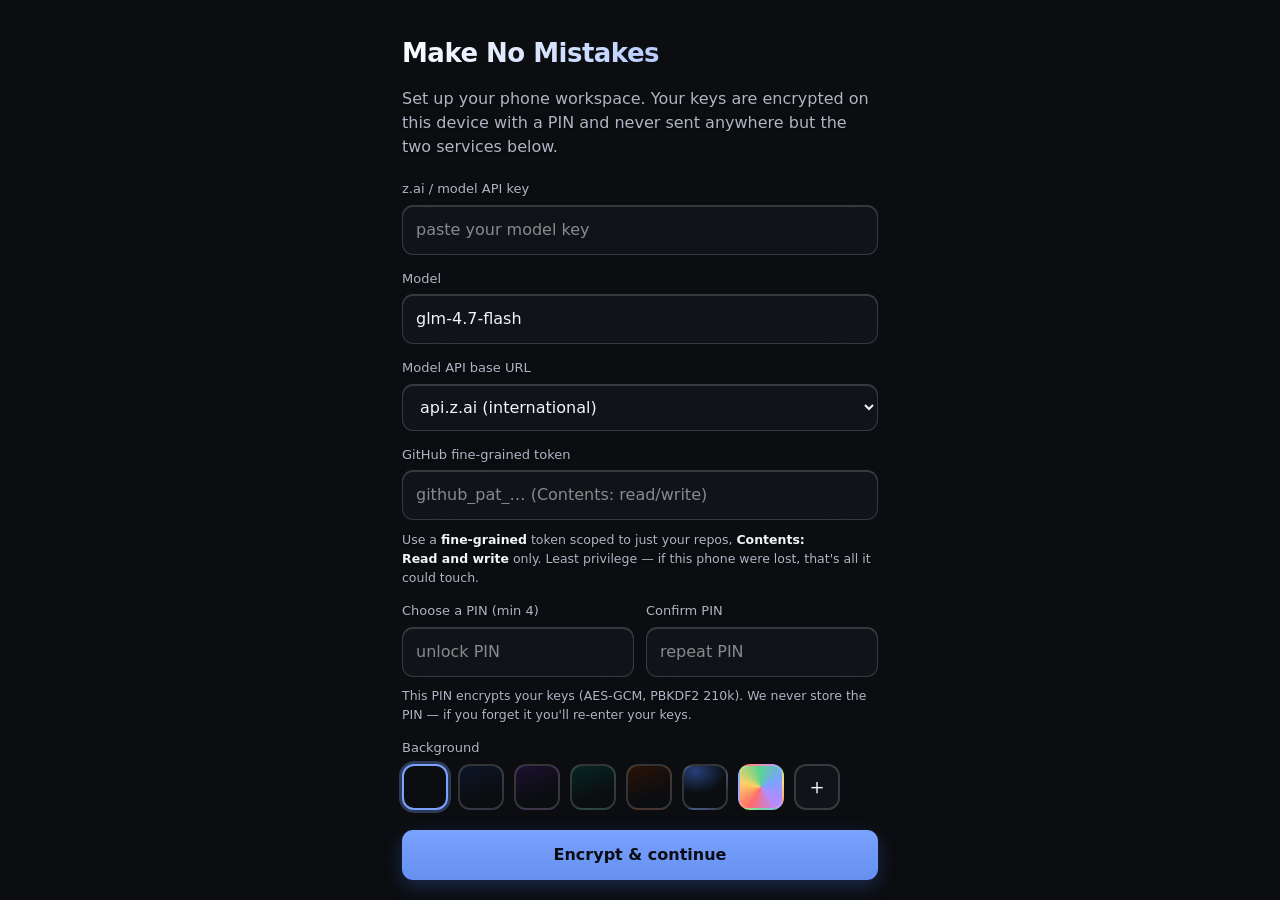
<file: mobile/index.html>
<!DOCTYPE html>
<html lang="en">
<head>
  <meta charset="utf-8" />
  <meta name="viewport" content="width=device-width, initial-scale=1, viewport-fit=cover, maximum-scale=1" />
  <meta name="theme-color" content="#0b0d10" />
  <!-- Installed (standalone) on iOS: make the status bar transparent so the
       wallpaper flows under the Dynamic Island instead of leaving a dark bar.
       The top bar's own glass (with safe-area padding) sits behind the clock. -->
  <meta name="apple-mobile-web-app-capable" content="yes" />
  <meta name="mobile-web-app-capable" content="yes" />
  <meta name="apple-mobile-web-app-status-bar-style" content="black-translucent" />
  <!--
    SECURITY: this Content-Security-Policy is the app's outer wall.
      default-src 'none'      — nothing loads unless explicitly allowed below.
      script-src 'self'       — only our own bundled JS; no CDNs, no inline <script>.
      connect-src             — network is pinned to exactly the model API + GitHub.
                                A key-stealer would have nowhere to send anything.
      No 'unsafe-inline' for scripts, no 'unsafe-eval'.
    Keep connect-src in lockstep with the two hosts the app actually talks to.
  -->
  <meta http-equiv="Content-Security-Policy" content="
    default-src 'none';
    script-src 'self';
    style-src 'self' 'unsafe-inline';
    img-src 'self' data:;
    font-src 'self';
    manifest-src 'self';
    connect-src https://api.github.com https://api.z.ai https://open.bigmodel.cn;
    base-uri 'none';
    form-action 'none';
    frame-ancestors 'none';
  " />
  <meta name="referrer" content="no-referrer" />
  <link rel="manifest" href="manifest.webmanifest" />
  <link rel="icon" href="data:image/svg+xml,%3Csvg xmlns='http://www.w3.org/2000/svg' viewBox='0 0 32 32'%3E%3Crect width='32' height='32' rx='7' fill='%230b0d10'/%3E%3Cpath d='M8 21l4-10 4 7 4-7 4 10' fill='none' stroke='%237aa2ff' stroke-width='2.4' stroke-linecap='round' stroke-linejoin='round'/%3E%3C/svg%3E" />
  <link rel="apple-touch-icon" href="data:image/svg+xml,%3Csvg xmlns='http://www.w3.org/2000/svg' viewBox='0 0 32 32'%3E%3Crect width='32' height='32' rx='7' fill='%230b0d10'/%3E%3Cpath d='M8 21l4-10 4 7 4-7 4 10' fill='none' stroke='%237aa2ff' stroke-width='2.4' stroke-linecap='round' stroke-linejoin='round'/%3E%3C/svg%3E" />
  <link rel="stylesheet" href="style.css" />
  <title>Make No Mistakes</title>
</head>
<body>
  <div id="bg-layer" aria-hidden="true"></div>
  <div id="app">

    <!-- ===================== SETUP (first run) ===================== -->
    <section id="screen-setup" class="screen" hidden>
      <div class="pane">
        <h1 class="brand">Make&nbsp;No&nbsp;Mistakes</h1>
        <p class="sub">Set up your phone workspace. Your keys are encrypted on this device with a PIN and never sent anywhere but the two services below.</p>

        <label class="field">
          <span>z.ai / model API key</span>
          <input id="in-model-key" type="password" autocomplete="off" autocapitalize="off" spellcheck="false" placeholder="paste your model key" />
        </label>
        <label class="field">
          <span>Model</span>
          <input id="in-model" type="text" autocomplete="off" spellcheck="false" placeholder="glm-4.7-flash" value="glm-4.7-flash" />
        </label>
        <label class="field">
          <span>Model API base URL</span>
          <select id="in-base-url">
            <option value="https://api.z.ai/api/paas/v4">api.z.ai (international)</option>
            <option value="https://open.bigmodel.cn/api/paas/v4">open.bigmodel.cn (mainland)</option>
          </select>
        </label>

        <label class="field">
          <span>GitHub fine-grained token</span>
          <input id="in-gh-token" type="password" autocomplete="off" autocapitalize="off" spellcheck="false" placeholder="github_pat_… (Contents: read/write)" />
          <small class="hint">Use a <b>fine-grained</b> token scoped to just your repos, <b>Contents: Read&nbsp;and&nbsp;write</b> only. Least privilege — if this phone were lost, that's all it could touch.</small>
        </label>

        <div class="pin-block">
          <label class="field">
            <span>Choose a PIN (min 4)</span>
            <input id="in-pin" type="password" inputmode="numeric" autocomplete="off" placeholder="unlock PIN" />
          </label>
          <label class="field">
            <span>Confirm PIN</span>
            <input id="in-pin2" type="password" inputmode="numeric" autocomplete="off" placeholder="repeat PIN" />
          </label>
        </div>
        <p class="hint">This PIN encrypts your keys (AES-GCM, PBKDF2 210k). We never store the PIN — if you forget it you'll re-enter your keys.</p>

        <div class="field">
          <span>Background</span>
          <div id="setup-bg" class="bg-picker"></div>
        </div>

        <button id="btn-save-setup" class="primary">Encrypt &amp; continue</button>
        <p id="setup-error" class="error" role="alert"></p>
      </div>
    </section>

    <!-- ===================== UNLOCK ===================== -->
    <section id="screen-unlock" class="screen" hidden>
      <div class="pane center">
        <h1 class="brand">Locked</h1>
        <p class="sub">Enter your PIN to decrypt your workspace.</p>
        <label class="field">
          <input id="in-unlock-pin" type="password" inputmode="numeric" autocomplete="off" placeholder="PIN" autofocus />
        </label>
        <button id="btn-unlock" class="primary">Unlock</button>
        <p id="unlock-error" class="error" role="alert"></p>
        <button id="btn-reset" class="link danger">Forgot PIN — reset workspace</button>
      </div>
    </section>

    <!-- ===================== REPO PICKER ===================== -->
    <section id="screen-repo" class="screen" hidden>
      <header class="bar">
        <span class="bar-title">Choose a repository</span>
        <button id="btn-repo-settings" class="icon-btn" title="Settings">⚙</button>
        <button id="btn-repo-lock" class="icon-btn" title="Lock">🔒</button>
      </header>
      <div class="pane scroll">
        <p class="sub" id="repo-whoami"></p>

        <div class="new-repo">
          <h3>Start a fresh repo</h3>
          <div class="row">
            <input id="in-new-repo" type="text" placeholder="new-repo-name" spellcheck="false" />
            <label class="chk"><input id="in-new-private" type="checkbox" checked /> private</label>
          </div>
          <button id="btn-create-repo" class="ghost">Create &amp; open</button>
        </div>

        <div class="repo-list-head">
          <span class="section-label">Or open an existing one</span>
          <div class="row">
            <input id="in-repo-filter" type="text" placeholder="filter repos…" spellcheck="false" />
            <button id="btn-repo-refresh" class="ghost">Refresh</button>
          </div>
        </div>
        <ul id="repo-list" class="repo-list"></ul>
        <p id="repo-error" class="error" role="alert"></p>
      </div>
    </section>

    <!-- ===================== CHAT ===================== -->
    <section id="screen-chat" class="screen" hidden>
      <header class="bar">
        <button id="btn-back-repo" class="icon-btn" title="Switch repo">‹</button>
        <span class="bar-title" id="chat-repo-name">repo</span>
        <button id="btn-chat-settings" class="icon-btn" title="Settings">⚙</button>
        <button id="btn-chat-lock" class="icon-btn" title="Lock">🔒</button>
      </header>

      <div id="messages" class="messages"></div>

      <div id="attach-chips" class="attach-chips" hidden></div>
      <form id="composer" class="composer">
        <button id="btn-attach" class="attach-btn" type="button" title="Attach repo files">＋</button>
        <textarea id="in-prompt" rows="1" placeholder="Message the agent…" autocomplete="off"></textarea>
        <button id="btn-send" class="send" type="submit" title="Send">▲</button>
        <button id="btn-stop" class="send stop" type="button" title="Stop" hidden>■</button>
      </form>
    </section>

    <!-- ===================== WRITE CONFIRM DIALOG ===================== -->
    <div id="confirm-backdrop" class="backdrop" hidden>
      <div class="dialog" role="dialog" aria-modal="true" aria-labelledby="confirm-title">
        <h3 id="confirm-title">Commit change?</h3>
        <p id="confirm-path" class="mono"></p>
        <pre id="confirm-preview" class="preview"></pre>
        <div class="dialog-actions">
          <button id="btn-confirm-no" class="ghost">Cancel</button>
          <button id="btn-confirm-yes" class="primary">Commit</button>
        </div>
      </div>
    </div>

    <!-- ===================== FILE PICKER (attach) ===================== -->
    <div id="filepick-backdrop" class="backdrop" hidden>
      <div class="dialog" role="dialog" aria-modal="true" aria-labelledby="filepick-title">
        <h3 id="filepick-title">Attach files</h3>
        <button id="filepick-upload" class="ghost" type="button" style="width:100%">📷 Upload from phone</button>
        <input id="filepick-input" type="file" multiple hidden
          accept="image/*,text/*,.md,.js,.ts,.jsx,.tsx,.json,.py,.css,.html,.yml,.yaml,.go,.rs,.java,.c,.cpp,.h,.sh,.txt,.csv" />
        <div class="section-label" style="margin:14px 0 6px">Or from this repo</div>
        <input id="filepick-search" class="setting-input" placeholder="Search files…" spellcheck="false" autocapitalize="off" autocomplete="off" />
        <div id="filepick-list" class="filepick-list"></div>
        <div class="dialog-actions">
          <button id="filepick-done" class="primary">Done</button>
        </div>
      </div>
    </div>

    <!-- ===================== SETTINGS SHEET ===================== -->
    <div id="settings-backdrop" class="backdrop" hidden>
      <div class="dialog" role="dialog" aria-modal="true" aria-labelledby="settings-title">
        <h3 id="settings-title">Settings</h3>
        <div class="settings-scroll">
          <div class="setting-block">
            <label class="setting-label" for="set-model">Model</label>
            <input id="set-model" class="setting-input" list="model-list" spellcheck="false" autocapitalize="off" placeholder="glm-4.7-flash" />
            <datalist id="model-list">
              <option value="glm-4.7-flash"></option>
              <option value="glm-4.6v-flash"></option>
              <option value="glm-4.6"></option>
              <option value="glm-4.5"></option>
              <option value="glm-4.5-air"></option>
            </datalist>
            <span class="setting-hint">glm-4.7-flash is the free coding model; glm-4.6v-flash is the free vision model.</span>
          </div>

          <div class="setting-block">
            <label class="setting-label">Thinking</label>
            <div class="seg" id="set-thinking" role="radiogroup" aria-label="Thinking effort">
              <button type="button" data-v="low" role="radio">Low</button>
              <button type="button" data-v="medium" role="radio" class="on">Medium</button>
              <button type="button" data-v="high" role="radio">High</button>
              <button type="button" data-v="max" role="radio">Max</button>
            </div>
            <span class="setting-hint">Higher = more careful, slower answers. Max also re-reviews its own changes.</span>
          </div>

          <div class="setting-block toggle-row">
            <div><label class="setting-label" for="set-plan">Plan mode</label>
              <span class="setting-hint">Propose a numbered plan and wait for your approval before editing anything.</span></div>
            <input id="set-plan" type="checkbox" class="toggle" />
          </div>

          <div class="setting-block toggle-row">
            <div><label class="setting-label" for="set-subagents">Sub-agents</label>
              <span class="setting-hint">Let the agent delegate self-contained chunks to focused sub-agents (they run one after another).</span></div>
            <input id="set-subagents" type="checkbox" class="toggle" checked />
          </div>

          <div class="setting-block toggle-row">
            <div><label class="setting-label" for="set-confirm">Confirm every commit</label>
              <span class="setting-hint">Ask before the agent writes each file. Off = it commits automatically.</span></div>
            <input id="set-confirm" type="checkbox" class="toggle" checked />
          </div>

          <div class="setting-block">
            <label class="setting-label">Background</label>
            <div id="settings-bg" class="bg-picker"></div>
          </div>
        </div>
        <div class="dialog-actions">
          <button id="btn-settings-lock" class="ghost">Lock</button>
          <button id="btn-settings-done" class="primary">Done</button>
        </div>
      </div>
    </div>

    <div id="toast" class="toast" hidden></div>
  </div>

  <script src="agent-core.js"></script>
  <script src="app.js"></script>
</body>
</html>
</file>
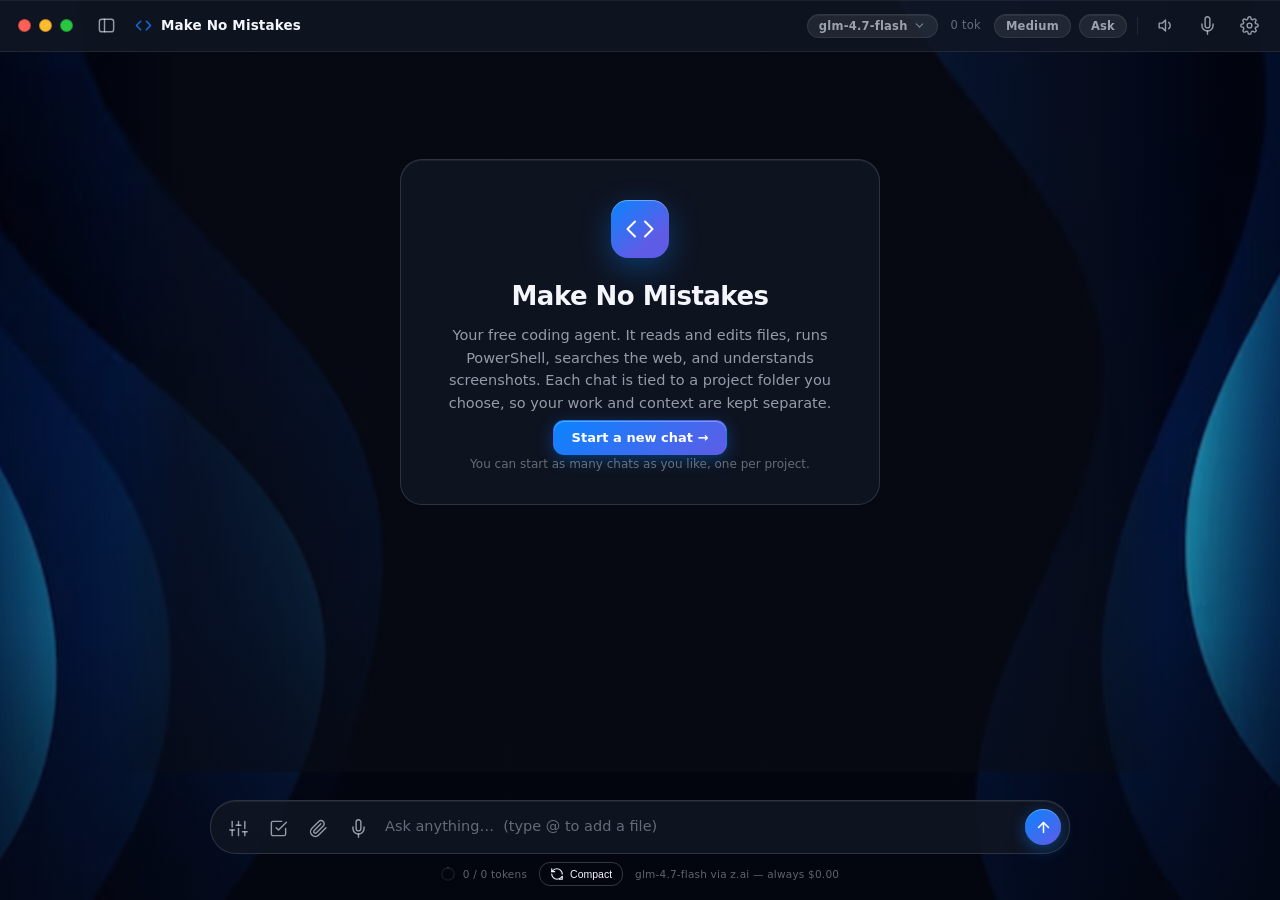
<file: glmcode/gui/web/index.html>
<!DOCTYPE html>
<html lang="en">
<head>
<meta charset="utf-8">
<meta name="viewport" content="width=device-width, initial-scale=1">
<title>Make No Mistakes</title>
<link rel="icon" href="app_icon.png" type="image/png">
<link rel="stylesheet" href="style.css">
</head>
<body class="perf-mode">

<div id="bg" role="presentation"></div>
<div id="bg-overlay" role="presentation"></div>

<!-- Titlebar -->
<header id="titlebar">
  <div class="traffic">
    <button id="tl-close" class="tl tl-red" aria-label="Close window"></button>
    <button id="tl-min" class="tl tl-yellow" aria-label="Minimize window"></button>
    <button id="tl-max" class="tl tl-green" aria-label="Toggle fullscreen"></button>
  </div>
  <button id="sidebar-toggle" class="icon-btn" aria-label="Toggle chat history" title="Chat history">
    <svg viewBox="0 0 24 24" fill="none" stroke="currentColor" stroke-width="1.8" stroke-linecap="round" stroke-linejoin="round"><rect x="3" y="4" width="18" height="16" rx="3"/><line x1="9.5" y1="4" x2="9.5" y2="20"/></svg>
  </button>
  <div class="tb-drag pywebview-drag-region">
    <span class="tb-logo" aria-hidden="true">
      <svg viewBox="0 0 24 24" fill="none" stroke="currentColor" stroke-width="2" stroke-linecap="round" stroke-linejoin="round"><polyline points="16 18 22 12 16 6"/><polyline points="8 6 2 12 8 18"/></svg>
    </span>
    <span class="tb-title">Make No Mistakes</span>
    <span id="tb-cwd" class="tb-cwd" title=""></span>
  </div>
  <div class="tb-right">
    <div id="model-select-wrap" class="model-select-wrap">
      <button id="model-chip" class="chip chip-btn model-chip" aria-haspopup="listbox" aria-expanded="false" title="Model for this chat — click to switch">
        <span id="model-chip-label">glm-4.7-flash</span>
        <svg class="model-caret" viewBox="0 0 24 24" fill="none" stroke="currentColor" stroke-width="2.2" stroke-linecap="round" stroke-linejoin="round"><polyline points="6 9 12 15 18 9"/></svg>
      </button>
      <div id="model-menu" class="model-menu" role="listbox" hidden></div>
    </div>
    <span id="usage-chip" class="chip" title="Model output tokens this chat (always free)">0 tok</span>
    <button id="think-chip" class="chip chip-btn" title="Thinking effort — click to cycle (low / medium / high / max)">Medium</button>
    <button id="mode-chip" class="chip chip-btn" title="Permission mode — click to cycle">Ask</button>
    <span class="tb-sep" aria-hidden="true"></span>
    <button id="read-aloud-chip" class="icon-btn" aria-label="Read replies aloud" aria-pressed="false" title="Read replies aloud (off)">
      <svg viewBox="0 0 24 24" fill="none" stroke="currentColor" stroke-width="1.8" stroke-linecap="round" stroke-linejoin="round">
        <polygon points="4 9 8 9 12 5 12 19 8 15 4 15 4 9"/>
        <path id="ra-waves" d="M16 8a5 5 0 0 1 0 8"/>
        <line id="ra-mute" x1="16" y1="8" x2="21" y2="16" hidden/>
        <line id="ra-mute2" x1="21" y1="8" x2="16" y2="16" hidden/>
      </svg>
    </button>
    <button id="voice-chip" class="icon-btn" aria-label="Voice conversation" aria-pressed="false" title="Talk to it — hands-free voice conversation">
      <svg viewBox="0 0 24 24" fill="none" stroke="currentColor" stroke-width="1.8" stroke-linecap="round" stroke-linejoin="round">
        <path d="M12 1a3 3 0 0 0-3 3v8a3 3 0 0 0 6 0V4a3 3 0 0 0-3-3z"/>
        <path d="M19 10v2a7 7 0 0 1-14 0v-2"/><line x1="12" y1="19" x2="12" y2="23"/>
      </svg>
    </button>
    <button id="settings-btn" class="icon-btn" aria-label="Settings" title="Settings">
      <svg viewBox="0 0 24 24" fill="none" stroke="currentColor" stroke-width="1.8" stroke-linecap="round" stroke-linejoin="round"><circle cx="12" cy="12" r="3"/><path d="M19.4 15a1.65 1.65 0 0 0 .33 1.82l.06.06a2 2 0 1 1-2.83 2.83l-.06-.06a1.65 1.65 0 0 0-1.82-.33 1.65 1.65 0 0 0-1 1.51V21a2 2 0 1 1-4 0v-.09a1.65 1.65 0 0 0-1-1.51 1.65 1.65 0 0 0-1.82.33l-.06.06a2 2 0 1 1-2.83-2.83l.06-.06a1.65 1.65 0 0 0 .33-1.82 1.65 1.65 0 0 0-1.51-1H3a2 2 0 1 1 0-4h.09a1.65 1.65 0 0 0 1.51-1 1.65 1.65 0 0 0-.33-1.82l-.06-.06a2 2 0 1 1 2.83-2.83l.06.06a1.65 1.65 0 0 0 1.82.33h.01a1.65 1.65 0 0 0 1-1.51V3a2 2 0 1 1 4 0v.09a1.65 1.65 0 0 0 1 1.51h.01a1.65 1.65 0 0 0 1.82-.33l.06-.06a2 2 0 1 1 2.83 2.83l-.06.06a1.65 1.65 0 0 0-.33 1.82v.01a1.65 1.65 0 0 0 1.51 1H21a2 2 0 1 1 0 4h-.09a1.65 1.65 0 0 0-1.51 1z"/></svg>
    </button>
  </div>
</header>

<!-- Chat history sidebar -->
<nav id="sidebar" class="glass-strong" aria-label="Chat history">
  <button id="new-chat-btn" class="new-chat-btn">
    <svg viewBox="0 0 24 24" fill="none" stroke="currentColor" stroke-width="2" stroke-linecap="round" stroke-linejoin="round"><line x1="12" y1="5" x2="12" y2="19"/><line x1="5" y1="12" x2="19" y2="12"/></svg>
    New Chat
  </button>
  <input id="chat-search" class="chat-search" type="text"
         placeholder="Search all chats…" aria-label="Search chats">
  <div id="session-list" class="session-list"></div>
</nav>

<!-- Chat -->
<main id="chat">
  <div id="welcome" class="welcome glass">
    <div class="welcome-mark" aria-hidden="true">
      <svg viewBox="0 0 24 24" fill="none" stroke="currentColor" stroke-width="1.6" stroke-linecap="round" stroke-linejoin="round"><polyline points="16 18 22 12 16 6"/><polyline points="8 6 2 12 8 18"/></svg>
    </div>
    <h1>Make No Mistakes</h1>
    <p>Your free coding agent. It reads and edits files, runs PowerShell,
       searches the web, and understands screenshots. Each chat is tied to a
       project folder you choose, so your work and context are kept separate.</p>
    <button id="welcome-new-chat" class="btn btn-primary welcome-cta">Start a new chat →</button>
    <p class="welcome-foot">You can start as many chats as you like, one per project.</p>
  </div>
  <div id="empty-hint" class="empty-hint" hidden>
    <p>Ask anything about <strong id="empty-hint-folder"></strong></p>
    <button id="learn-project" class="btn btn-primary learn-project" hidden>
      Learn this project &amp; write a GLM.md</button>
    <div class="hints">
      <button class="hint" data-hint="Explain what this project does">Explain this project</button>
      <button class="hint" data-hint="Find and fix any obvious bugs in this codebase">Find bugs</button>
      <button class="hint" data-hint="Write tests for the main module">Write tests</button>
    </div>
  </div>
</main>

<!-- Find in conversation (Ctrl/Cmd+F) -->
<div id="find-bar" class="find-bar glass" hidden>
  <svg class="find-ico" viewBox="0 0 24 24" fill="none" stroke="currentColor" stroke-width="2" stroke-linecap="round" stroke-linejoin="round" aria-hidden="true"><circle cx="11" cy="11" r="8"/><line x1="21" y1="21" x2="16.65" y2="16.65"/></svg>
  <input id="find-input" type="text" placeholder="Find in chat…" spellcheck="false" autocomplete="off" aria-label="Find in conversation">
  <span id="find-count" class="find-count">0/0</span>
  <button id="find-prev" class="find-nav" title="Previous (Shift+Enter)" aria-label="Previous match">&#8593;</button>
  <button id="find-next" class="find-nav" title="Next (Enter)" aria-label="Next match">&#8595;</button>
  <button id="find-close" class="find-nav find-x" title="Close (Esc)" aria-label="Close find">&#10005;</button>
</div>

<button id="jump-bottom" class="jump-bottom glass" aria-label="Jump to latest" title="Jump to latest" hidden>
  <svg viewBox="0 0 24 24" fill="none" stroke="currentColor" stroke-width="2.2" stroke-linecap="round" stroke-linejoin="round"><line x1="12" y1="5" x2="12" y2="19"/><polyline points="19 12 12 19 5 12"/></svg>
</button>

<!-- Status + composer -->
<footer id="composer-wrap">
  <div id="status-chip" class="status-chip glass" role="status" aria-live="polite" hidden>
    <span class="spinner" aria-hidden="true"></span><span id="status-label"></span>
  </div>
  <div id="attachments" class="attachments" hidden></div>
  <div id="steer-queued" class="steer-queued" hidden>
    <span class="steer-queued-icon">↪</span>
    <span id="steer-queued-text" class="steer-queued-text"></span>
    <div class="steer-queued-actions">
      <button id="steer-queued-edit" class="icon-btn-mini" aria-label="Edit queued message" title="Edit">
        <svg viewBox="0 0 24 24" fill="none" stroke="currentColor" stroke-width="2" stroke-linecap="round" stroke-linejoin="round"><path d="M12 20h9"/><path d="M16.5 3.5a2.12 2.12 0 0 1 3 3L7 19l-4 1 1-4Z"/></svg>
      </button>
      <button id="steer-queued-delete" class="icon-btn-mini" aria-label="Remove queued message" title="Remove">
        <svg viewBox="0 0 24 24" fill="none" stroke="currentColor" stroke-width="2" stroke-linecap="round" stroke-linejoin="round"><line x1="18" y1="6" x2="6" y2="18"/><line x1="6" y1="6" x2="18" y2="18"/></svg>
      </button>
    </div>
  </div>
  <div id="plan-actions" class="plan-actions glass" hidden>
    <span class="plan-actions-text">Plan ready — execute it, or keep refining it below.</span>
    <button id="plan-execute" class="btn btn-primary">Execute plan</button>
    <button id="plan-dismiss" class="btn btn-ghost">Dismiss</button>
  </div>
  <div id="mention-menu" class="mention-menu" role="listbox" hidden></div>
  <div id="slash-menu" class="mention-menu" role="listbox" hidden></div>
  <div id="palette-backdrop" class="backdrop" hidden>
    <div id="palette" role="dialog" aria-label="Command palette">
      <input id="palette-input" type="text" placeholder="Type a command, chat, or model…"
             aria-label="Search commands" autocomplete="off" spellcheck="false">
      <div id="palette-list" role="listbox"></div>
    </div>
  </div>
  <div id="drop-overlay" hidden>
    <div class="drop-inner">
      <svg viewBox="0 0 24 24" fill="none" stroke="currentColor" stroke-width="1.6" stroke-linecap="round" stroke-linejoin="round"><path d="M21 15v4a2 2 0 0 1-2 2H5a2 2 0 0 1-2-2v-4"/><polyline points="17 8 12 3 7 8"/><line x1="12" y1="3" x2="12" y2="15"/></svg>
      <span>Drop files to attach</span>
    </div>
  </div>
  <div id="opts-menu" class="opts-menu" hidden>
    <div class="opts-title">For the next message</div>
    <div class="opts-row"><div class="opts-text"><span class="opts-label">Make it green</span>
      <span class="opts-sub">Run the tests after edits and fix until they pass</span></div>
      <button id="opt-green2" class="switch" role="switch" aria-checked="false"><span></span></button></div>
    <div class="opts-row"><div class="opts-text"><span class="opts-label">Parallel attempts</span>
      <span class="opts-sub">Try several isolated approaches, keep the best</span></div>
      <div class="seg opts-seg" id="seg-attempts" role="radiogroup" aria-label="Parallel attempts">
        <button data-v="1" role="radio">Off</button>
        <button data-v="2" role="radio">2</button>
        <button data-v="3" role="radio">3</button>
      </div></div>
    <div class="opts-row"><div class="opts-text"><span class="opts-label">Verify edits</span>
      <span class="opts-sub">Nudge once to check changes if nothing was run</span></div>
      <button id="opt-verify2" class="switch" role="switch" aria-checked="false"><span></span></button></div>
    <div class="opts-note">These stick until you change them. Thinking effort and permission mode are in the title bar.</div>
  </div>
  <div id="composer" class="glass">
    <button id="opts-btn" class="icon-btn" aria-label="Message options" aria-expanded="false"
            title="Options for the next message (auto-check, parallel attempts, verify)">
      <svg viewBox="0 0 24 24" fill="none" stroke="currentColor" stroke-width="1.8" stroke-linecap="round" stroke-linejoin="round"><line x1="4" y1="21" x2="4" y2="14"/><line x1="4" y1="10" x2="4" y2="3"/><line x1="12" y1="21" x2="12" y2="12"/><line x1="12" y1="8" x2="12" y2="3"/><line x1="20" y1="21" x2="20" y2="16"/><line x1="20" y1="12" x2="20" y2="3"/><line x1="1" y1="14" x2="7" y2="14"/><line x1="9" y1="8" x2="15" y2="8"/><line x1="17" y1="16" x2="23" y2="16"/></svg>
      <span id="opts-dot" class="opts-dot" hidden></span>
    </button>
    <button id="plan-toggle" class="icon-btn" aria-label="Plan first" aria-pressed="false"
            title="Plan first: explore read-only and propose a plan before touching anything">
      <svg viewBox="0 0 24 24" fill="none" stroke="currentColor" stroke-width="1.8" stroke-linecap="round" stroke-linejoin="round"><path d="M9 11l3 3L22 4"/><path d="M21 12v7a2 2 0 0 1-2 2H5a2 2 0 0 1-2-2V5a2 2 0 0 1 2-2h11"/></svg>
    </button>
    <button id="attach-btn" class="icon-btn" aria-label="Attach files" title="Attach files">
      <svg viewBox="0 0 24 24" fill="none" stroke="currentColor" stroke-width="1.8" stroke-linecap="round" stroke-linejoin="round"><path d="m21.44 11.05-9.19 9.19a6 6 0 0 1-8.49-8.49l8.57-8.57A4 4 0 1 1 18 8.84l-8.59 8.57a2 2 0 0 1-2.83-2.83l8.49-8.48"/></svg>
    </button>
    <button id="mic-btn" class="icon-btn" aria-label="Dictate" title="Dictate — click to record, click again to transcribe into the box">
      <svg viewBox="0 0 24 24" fill="none" stroke="currentColor" stroke-width="1.8" stroke-linecap="round" stroke-linejoin="round"><path d="M12 1a3 3 0 0 0-3 3v8a3 3 0 0 0 6 0V4a3 3 0 0 0-3-3z"/><path d="M19 10v2a7 7 0 0 1-14 0v-2"/><line x1="12" y1="19" x2="12" y2="23"/></svg>
    </button>
    <textarea id="input" rows="1" placeholder="Ask anything…  (type @ to add a file)"
              aria-label="Message"></textarea>
    <button id="send-btn" class="send-btn" aria-label="Send message" title="Send (Enter)">
      <svg viewBox="0 0 24 24" fill="none" stroke="currentColor" stroke-width="2.2" stroke-linecap="round" stroke-linejoin="round"><line x1="12" y1="19" x2="12" y2="5"/><polyline points="5 12 12 5 19 12"/></svg>
    </button>
    <button id="stop-btn" class="send-btn stop" aria-label="Stop generating" title="Stop" hidden>
      <svg viewBox="0 0 24 24" fill="currentColor"><rect x="6" y="6" width="12" height="12" rx="2"/></svg>
    </button>
  </div>
  <div class="composer-foot">
    <div class="token-usage">
      <svg class="token-donut" viewBox="0 0 36 36">
        <path class="donut-bg" d="M18 2.0845 a 15.9155 15.9155 0 0 1 0 31.831 a 15.9155 15.9155 0 0 1 0 -31.831" />
        <path class="donut-segment" id="token-segment" stroke-dasharray="0, 100" d="M18 2.0845 a 15.9155 15.9155 0 0 1 0 31.831 a 15.9155 15.9155 0 0 1 0 -31.831" />
      </svg>
      <span id="token-text">0 / 0 tokens</span>
    </div>
    <button id="compact-btn" class="compact-btn" title="Manually compact the context">
      <svg viewBox="0 0 24 24" fill="none" stroke="currentColor" stroke-width="2" stroke-linecap="round" stroke-linejoin="round">
        <path d="M21 12a9 9 0 0 0-9-9 9.75 9.75 0 0 0-6.74 2.74L3 8"/>
        <path d="M3 3v5h5"/>
        <path d="M3 12a9 9 0 0 0 9 9 9.75 9.75 0 0 0 6.74-2.74L21 16"/>
        <path d="M16 21h5v-5"/>
      </svg>
      Compact
    </button>
    <span id="model-foot" class="composer-foot-text">glm-4.7-flash via z.ai — always $0.00</span>
    <div id="gh-foot" class="gh-foot" hidden>
      <svg class="gh-foot-ico" viewBox="0 0 24 24" fill="none" stroke="currentColor" stroke-width="1.8" stroke-linecap="round" stroke-linejoin="round" aria-hidden="true"><circle cx="18" cy="18" r="3"/><circle cx="6" cy="6" r="3"/><path d="M6 21V9a9 9 0 0 0 9 9"/></svg>
      <span id="gh-foot-name" class="gh-foot-name mono"></span>
      <span id="gh-foot-counts" class="gh-foot-counts"></span>
      <button id="gh-foot-pull" class="gh-foot-btn" title="Pull the latest from GitHub">Pull</button>
      <button id="gh-foot-sync" class="gh-foot-btn primary" title="Commit &amp; push your changes">Sync</button>
    </div>
  </div>
</footer>

<!-- Sub-agent inspector: click a sub-agent row in the chat to watch its own
     live thread here, side by side with the main chat. -->
<aside id="subagent-panel" aria-label="Sub-agent thread">
  <div class="subagent-panel-head">
    <div id="subagent-tabs" class="subagent-tabs"></div>
    <button id="subagent-panel-close" class="icon-btn" aria-label="Close sub-agent panel" title="Close">
      <svg viewBox="0 0 24 24" fill="none" stroke="currentColor" stroke-width="2" stroke-linecap="round" stroke-linejoin="round"><line x1="18" y1="6" x2="6" y2="18"/><line x1="6" y1="6" x2="18" y2="18"/></svg>
    </button>
  </div>
  <div id="browser-view" class="browser-view" hidden>
    <div class="browser-view-bar">
      <span class="browser-view-dot" aria-hidden="true"></span>
      <span id="browser-view-url" class="browser-view-url">about:blank</span>
      <button id="browser-view-expand" class="browser-view-btn" title="Fullscreen — big browser view, chat at the side" aria-label="Toggle fullscreen browser view">
        <svg viewBox="0 0 24 24" fill="none" stroke="currentColor" stroke-width="2" stroke-linecap="round" stroke-linejoin="round"><path d="M8 3H5a2 2 0 0 0-2 2v3"/><path d="M16 3h3a2 2 0 0 1 2 2v3"/><path d="M8 21H5a2 2 0 0 1-2-2v-3"/><path d="M16 21h3a2 2 0 0 0 2-2v-3"/></svg>
      </button>
      <button id="browser-view-toggle" class="browser-view-btn">Pause</button>
    </div>
    <div class="browser-view-frame">
      <img id="browser-view-img" alt="Live browser view" />
      <div id="browser-view-takeover" class="browser-view-takeover" hidden>
        <span>You have the browser — do your thing, then</span>
        <button id="browser-view-resume" class="browser-view-btn primary">Resume agent</button>
      </div>
    </div>
  </div>
  <div id="subagent-panel-body" aria-live="polite"></div>
  <div id="subagent-steer-queued" class="steer-queued" hidden>
    <span class="steer-queued-icon">↪</span>
    <span id="subagent-steer-queued-text" class="steer-queued-text"></span>
    <div class="steer-queued-actions">
      <button id="subagent-steer-queued-edit" class="icon-btn-mini" aria-label="Edit queued message" title="Edit">
        <svg viewBox="0 0 24 24" fill="none" stroke="currentColor" stroke-width="2" stroke-linecap="round" stroke-linejoin="round"><path d="M12 20h9"/><path d="M16.5 3.5a2.12 2.12 0 0 1 3 3L7 19l-4 1 1-4Z"/></svg>
      </button>
      <button id="subagent-steer-queued-delete" class="icon-btn-mini" aria-label="Remove queued message" title="Remove">
        <svg viewBox="0 0 24 24" fill="none" stroke="currentColor" stroke-width="2" stroke-linecap="round" stroke-linejoin="round"><line x1="18" y1="6" x2="6" y2="18"/><line x1="6" y1="6" x2="18" y2="18"/></svg>
      </button>
    </div>
  </div>
  <div id="subagent-panel-composer" class="subagent-composer">
    <input id="subagent-input" type="text" placeholder="Steer this sub-agent…" aria-label="Steer sub-agent">
    <button id="subagent-wrapup-btn" class="icon-btn subagent-wrapup-btn" aria-label="Wrap up now"
            title="Wrap up now: stop researching and write the report (finishes the current step first, doesn't cut it off)">
      <svg viewBox="0 0 24 24" fill="currentColor" stroke="none"><rect x="6" y="6" width="12" height="12" rx="2"/></svg>
    </button>
    <button id="subagent-send-btn" class="icon-btn" aria-label="Send" title="Send (Enter)">
      <svg viewBox="0 0 24 24" fill="none" stroke="currentColor" stroke-width="2.2" stroke-linecap="round" stroke-linejoin="round"><line x1="12" y1="19" x2="12" y2="5"/><polyline points="5 12 12 5 19 12"/></svg>
    </button>
  </div>
</aside>

<!-- Voice conversation overlay (speech-to-speech) -->
<div id="voice-overlay" class="voice-overlay" hidden>
  <div class="voice-panel glass-strong" role="dialog" aria-modal="true" aria-label="Voice conversation">
    <div class="voice-head">
      <h2>Voice</h2>
      <div class="voice-head-actions">
        <button id="voice-gate-toggle" class="chip chip-btn" role="switch" aria-checked="false"
                title="Require the wake word before each request">Wake each turn</button>
        <button id="voice-ptt-toggle" class="chip chip-btn" role="switch" aria-checked="false"
                title="Push-to-talk: hold the set key to speak instead of hands-free listening">Hands-free</button>
        <button id="voice-mute" class="icon-btn" aria-label="Mute microphone" aria-pressed="false" title="Mute — pause listening without ending the session">
          <svg viewBox="0 0 24 24" fill="none" stroke="currentColor" stroke-width="1.8" stroke-linecap="round" stroke-linejoin="round">
            <path d="M12 1a3 3 0 0 0-3 3v8a3 3 0 0 0 6 0V4a3 3 0 0 0-3-3z"/>
            <path d="M19 10v2a7 7 0 0 1-14 0v-2"/><line x1="12" y1="19" x2="12" y2="23"/>
          </svg>
        </button>
        <button id="voice-settings" class="icon-btn" aria-label="Settings" title="Settings">
          <svg viewBox="0 0 24 24" fill="none" stroke="currentColor" stroke-width="1.8" stroke-linecap="round" stroke-linejoin="round"><circle cx="12" cy="12" r="3"/><path d="M19.4 15a1.65 1.65 0 0 0 .33 1.82l.06.06a2 2 0 1 1-2.83 2.83l-.06-.06a1.65 1.65 0 0 0-1.82-.33 1.65 1.65 0 0 0-1 1.51V21a2 2 0 1 1-4 0v-.09a1.65 1.65 0 0 0-1-1.51 1.65 1.65 0 0 0-1.82.33l-.06.06a2 2 0 1 1-2.83-2.83l.06-.06a1.65 1.65 0 0 0 .33-1.82 1.65 1.65 0 0 0-1.51-1H3a2 2 0 1 1 0-4h.09a1.65 1.65 0 0 0 1.51-1 1.65 1.65 0 0 0-.33-1.82l-.06-.06a2 2 0 1 1 2.83-2.83l.06.06a1.65 1.65 0 0 0 1.82.33h.01a1.65 1.65 0 0 0 1-1.51V3a2 2 0 1 1 4 0v.09a1.65 1.65 0 0 0 1 1.51h.01a1.65 1.65 0 0 0 1.82-.33l.06-.06a2 2 0 1 1 2.83 2.83l-.06.06a1.65 1.65 0 0 0-.33 1.82v.01a1.65 1.65 0 0 0 1.51 1H21a2 2 0 1 1 0 4h-.09a1.65 1.65 0 0 0-1.51 1z"/></svg>
        </button>
        <button id="voice-close" class="icon-btn" aria-label="End voice conversation" title="End voice conversation">
          <svg viewBox="0 0 24 24" fill="none" stroke="currentColor" stroke-width="2" stroke-linecap="round"><line x1="18" y1="6" x2="6" y2="18"/><line x1="6" y1="6" x2="18" y2="18"/></svg>
        </button>
      </div>
    </div>
    <div class="voice-orb-wrap">
      <div id="voice-orb" class="voice-orb" aria-hidden="true"><span class="voice-orb-core"></span></div>
      <canvas id="voice-wave" class="voice-wave" width="360" height="56" aria-hidden="true"></canvas>
    </div>
    <div id="voice-status" class="voice-status">Starting…</div>
    <div id="voice-caption" class="voice-caption" aria-live="polite"></div>
    <div id="voice-perm" class="voice-perm" hidden>
      <div class="voice-perm-q" id="voice-perm-q"></div>
      <div class="voice-perm-detail" id="voice-perm-detail"></div>
      <div class="voice-perm-actions">
        <button id="voice-perm-yes" class="btn btn-primary">Approve</button>
        <button id="voice-perm-always" class="btn btn-ghost" hidden>Always</button>
        <button id="voice-perm-no" class="btn btn-ghost">Deny</button>
      </div>
      <div class="row-sub voice-perm-hint">…or just say “yes” or “no”.</div>
    </div>
    <div id="voice-workers" class="voice-workers" aria-live="polite"></div>
    <div class="voice-foot">
      <button id="voice-ptt-btn" class="btn btn-primary voice-ptt-btn" hidden>Hold to talk</button>
      <button id="voice-replay" class="btn btn-ghost" hidden>↺ Say that again</button>
      <span id="voice-hint" class="row-sub">Just start talking. Tell it what to build — it'll delegate and keep listening.</span>
    </div>
  </div>
</div>

<!-- Toasts -->
<div id="toasts" aria-live="polite"></div>

<!-- New chat chooser -->
<div id="newchat-backdrop" class="backdrop" hidden>
  <div class="sheet glass-strong" role="dialog" aria-modal="true" aria-labelledby="newchat-title">
    <div class="sheet-head">
      <h2 id="newchat-title">New chat</h2>
    </div>
    <p class="row-sub">Pick a project folder, clone a GitHub repository, or use the whiteboard for quick, throwaway work.</p>
    <div class="row newchat-backup-row">
      <div class="row-text"><label for="newchat-backup">Auto-backup this project</label>
        <span class="row-sub">Snapshots your files before each message, so you can revert if something goes wrong</span></div>
      <button id="newchat-backup" class="switch" role="switch" aria-checked="true"><span></span></button>
    </div>
    <div id="newchat-gh" class="newchat-gh">
      <input id="newchat-gh-url" class="text-input" placeholder="Clone a GitHub repo — owner/repo or URL">
      <button id="newchat-gh-go" class="btn btn-primary">Clone</button>
    </div>
    <p class="row-sub" id="newchat-gh-hint" hidden>Connect a GitHub token in Settings → GitHub to clone private repositories.</p>
    <div class="sheet-actions">
      <button id="newchat-whiteboard" class="btn btn-ghost">Open whiteboard</button>
      <button id="newchat-folder" class="btn btn-primary">Open a folder…</button>
    </div>
  </div>
</div>

<!-- Phone-app QR sheet -->
<div id="phoneapp-backdrop" class="backdrop" hidden>
  <div class="sheet glass-strong" role="dialog" aria-modal="true" aria-labelledby="phoneapp-title">
    <div class="sheet-head"><h2 id="phoneapp-title">Get the phone app</h2></div>
    <p class="row-sub">Scan with your phone's camera, then “Add to Home Screen”.</p>
    <div id="phoneapp-qr" class="qr-box" aria-label="QR code for the phone app"></div>
    <a id="phoneapp-url" class="qr-url mono" target="_blank" rel="noopener"></a>
    <p id="phoneapp-error" class="row-sub" style="color:var(--danger,#ff6b6b)" hidden></p>
    <div class="sheet-actions">
      <button id="phoneapp-copy" class="btn btn-ghost">Copy link</button>
      <button id="phoneapp-open" class="btn btn-ghost">Open in browser</button>
      <button id="phoneapp-close" class="btn btn-primary">Done</button>
    </div>
    <details class="qr-edit"><summary>Change the URL</summary>
      <div class="provider-form">
        <input id="phoneapp-url-input" class="text-input" placeholder="https://your-name.github.io/your-repo/">
        <div class="sheet-actions"><button id="phoneapp-url-save" class="btn btn-primary">Save &amp; refresh</button></div>
      </div>
    </details>
  </div>
</div>

<!-- Permission sheet -->
<div id="perm-backdrop" class="backdrop" hidden>
  <div class="sheet glass-strong" role="dialog" aria-modal="true" aria-labelledby="perm-title">
    <div class="sheet-head">
      <span class="perm-icon" aria-hidden="true">
        <svg viewBox="0 0 24 24" fill="none" stroke="currentColor" stroke-width="1.8" stroke-linecap="round" stroke-linejoin="round"><path d="M12 22s8-4 8-10V5l-8-3-8 3v7c0 6 8 10 8 10z"/></svg>
      </span>
      <h2 id="perm-title">Permission required</h2>
    </div>
    <pre id="perm-preview" class="perm-preview"></pre>
    <input id="perm-feedback" class="text-input" type="text"
           placeholder="If denying — tell the model why (optional)" aria-label="Denial reason">
    <div class="sheet-actions">
      <button id="perm-deny" class="btn btn-danger">Deny</button>
      <button id="perm-always" class="btn btn-ghost">Always allow</button>
      <button id="perm-allow" class="btn btn-primary">Allow</button>
    </div>
  </div>
</div>

<!-- Settings sheet -->
<div id="settings-backdrop" class="backdrop" hidden>
  <div class="sheet glass-strong settings" role="dialog" aria-modal="true" aria-labelledby="settings-title">
    <div class="sheet-head">
      <h2 id="settings-title">Settings</h2>
      <button id="settings-close" class="icon-btn" aria-label="Close settings">
        <svg viewBox="0 0 24 24" fill="none" stroke="currentColor" stroke-width="2" stroke-linecap="round"><line x1="18" y1="6" x2="6" y2="18"/><line x1="6" y1="6" x2="18" y2="18"/></svg>
      </button>
    </div>

    <div class="settings-tabs" role="tablist">
      <button class="settings-tab-btn on" data-tab="general" role="tab">General</button>
      <button class="settings-tab-btn" data-tab="voice" role="tab">Voice</button>
      <button class="settings-tab-btn" data-tab="models" role="tab">Models &amp; tools</button>
      <button class="settings-tab-btn" data-tab="browser" role="tab">Browser</button>
      <button class="settings-tab-btn" data-tab="github" role="tab">GitHub</button>
      <button class="settings-tab-btn" data-tab="tasks" role="tab">Tasks</button>
      <button class="settings-tab-btn" data-tab="chat" role="tab">Chat</button>
    </div>

    <section data-tab="general">
      <h3>Appearance</h3>
      <div class="row">
        <div class="row-text"><label>Background image</label>
          <span class="row-sub">Cinematic backdrop behind the glass</span></div>
        <div class="row-actions">
          <button id="bg-change" class="btn btn-ghost">Change…</button>
          <button id="bg-reset" class="btn btn-ghost">Reset</button>
        </div>
      </div>
      <div id="bg-preview-wrap"><img id="bg-preview" alt="Current background preview"></div>
      <div class="row"><div class="row-text"><label for="opt-reduce-fx">Fast mode (no glass blur)</label>
        <span class="row-sub">On by default. Drops the GPU-heavy background blur &amp; big shadows
          that repaint constantly — the biggest cause of general sluggishness. Turn OFF for the
          full frosted-glass look if your machine handles it smoothly.</span></div>
        <button id="opt-reduce-fx" class="switch" role="switch" aria-checked="false"><span></span></button></div>
    </section>

    <section data-tab="browser">
      <h3>Browser</h3>
      <p class="row-sub">Settings for the agent's <code>control_chrome</code> browser.</p>
      <div class="row"><div class="row-text"><label for="opt-browser-headless">Hide the browser window</label>
        <span class="row-sub">Run <code>control_chrome</code> headless — the browser works
          invisibly. Watch it live in the Browser panel instead. Off by default so you can
          see (and take over) the real window.</span></div>
        <button id="opt-browser-headless" class="switch" role="switch" aria-checked="false"><span></span></button></div>
      <div class="row"><div class="row-text"><label for="opt-browser-logins">Remember browser logins</label>
        <span class="row-sub">Keep the agent browser's cookies &amp; logins between sessions in a
          dedicated profile (never your personal browser) — pause it, sign in to the sites you
          want it to use once, and it stays signed in. Off = a fresh throwaway profile every time.</span></div>
        <button id="opt-browser-logins" class="switch" role="switch" aria-checked="false"><span></span></button></div>
      <div class="row"><div class="row-text"><label for="opt-browser-model">Browser model</label>
        <span class="row-sub">Driving web pages is the hardest job for the small free model. Route
          just the browser agent to a stronger configured model (e.g. a bigger local Ollama
          model) for much more reliable browsing.</span></div>
        <select id="opt-browser-model" class="voice-select"><option value="">Same as chat</option></select></div>
      <div class="row"><div class="row-text"><label>Saved browser data</label>
        <span class="row-sub">Wipe the remembered profile — logs the agent browser out of everything.</span></div>
        <button id="browser-clear-data" class="btn btn-danger-ghost">Clear</button></div>
    </section>

    <section data-tab="models">
      <h3>Permissions</h3>
      <div class="seg" id="seg-mode" role="radiogroup" aria-label="Permission mode">
        <button data-v="ask" role="radio">Ask</button>
        <button data-v="autoedit" role="radio">Auto-edit</button>
        <button data-v="yolo" role="radio">Full auto</button>
      </div>
      <p class="row-sub">Ask: approve every edit &amp; command. Auto-edit: file edits and
         read-only commands (git status, ls, cat, grep…) run automatically; other
         commands still ask. Full auto: everything runs without asking.</p>
      <details id="pathrules-editor">
        <summary>Access rules — per-path exceptions to the mode…</summary>
        <p class="row-sub">Override the mode for specific files or folders, whatever it's set to.
           <strong>Allow</strong> auto-approves edits there (even in Ask); <strong>Ask</strong> always
           prompts; <strong>Deny</strong> blocks edits entirely (even in Full auto). Most protective rule
           wins. Globs: <code>src/**</code> a whole folder, <code>*.py</code> a segment,
           <code>.env</code> that filename anywhere.</p>
        <div id="pathrules-list" class="provider-list"></div>
        <div class="provider-form">
          <input id="pathrule-glob" class="text-input" placeholder="Path or glob — e.g. .env, src/**, migrations/">
          <div class="seg" id="pathrule-action" role="radiogroup" aria-label="Rule action">
            <button data-v="allow" role="radio" class="on">Allow</button>
            <button data-v="ask" role="radio">Ask</button>
            <button data-v="deny" role="radio">Deny</button>
          </div>
          <div class="sheet-actions">
            <button id="pathrule-add" class="btn btn-primary">Add rule</button>
          </div>
        </div>
      </details>
    </section>

    <section data-tab="models">
      <h3>Vision</h3>
      <div class="seg" id="seg-vision" role="radiogroup" aria-label="Image handling">
        <button data-v="describe" role="radio">Describe</button>
        <button data-v="direct" role="radio">Direct</button>
      </div>
      <p class="row-sub">Describe: the free GLM vision model narrates images for the
         coding model — works with any chat model, best code quality. Direct: images
         (both ones you attach and ones the agent opens with view_image) are sent
         straight to the chat model — use this when your model is multimodal; the
         free default falls back to GLM vision automatically.</p>
    </section>

    <section data-tab="voice">
      <h3>Voice</h3>
      <p class="row-sub">Toggle read-aloud from the speaker icon in the title bar. Runs locally —
         no API cost.</p>
      <div class="row">
        <div class="row-text"><label for="voice-engine">Engine</label>
          <span class="row-sub">Kokoro is fast and English-only. Piper has natural voices in many
            languages (including Swedish).</span></div>
        <div class="row-actions">
          <select id="voice-engine" class="voice-select">
            <option value="kokoro">Kokoro</option>
            <option value="piper">Piper (multilingual)</option>
          </select>
        </div>
      </div>
      <div class="row voice-row">
        <div class="row-text"><label for="voice-select">Voice</label>
          <span class="row-sub" id="voice-first-use-note" hidden>First use downloads the model, one-time</span></div>
        <div class="row-actions">
          <select id="voice-select" class="voice-select"></select>
          <button id="voice-preview-btn" class="icon-btn" aria-label="Preview voice" title="Preview voice">
            <svg viewBox="0 0 24 24" fill="currentColor" stroke="none"><polygon points="6 4 20 12 6 20 6 4"/></svg>
          </button>
        </div>
      </div>
      <div class="row">
        <div class="row-text"><label for="voice-speed">Speed</label>
          <span class="row-sub" id="voice-speed-label">1.0x</span></div>
        <input type="range" id="voice-speed" min="0.5" max="2.0" step="0.1" value="1.0" class="speed-slider">
      </div>
    </section>

    <section data-tab="voice">
      <h3>Dictation</h3>
      <p class="row-sub">Click the mic in the composer to record, click again to transcribe into
         the box. Runs locally via faster-whisper — no API cost.</p>
      <div class="row">
        <div class="row-text"><label for="stt-model">Model</label>
          <span class="row-sub" id="stt-first-use-note" hidden>First use downloads the model, one-time</span></div>
        <div class="row-actions">
          <select id="stt-model" class="voice-select"></select>
        </div>
      </div>
      <div class="row">
        <div class="row-text"><label for="stt-language">Language</label>
          <span class="row-sub">Leave on Auto-detect unless it keeps guessing wrong</span></div>
        <div class="row-actions">
          <select id="stt-language" class="voice-select"></select>
        </div>
      </div>
      <div class="row">
        <div class="row-text"><label for="voice-reply-lang">Spoken reply language</label>
          <span class="row-sub">You can speak any language either way — the coding work is always
            done in English so quality doesn't drop. Kokoro speaks English best.</span></div>
        <div class="row-actions">
          <select id="voice-reply-lang" class="voice-select">
            <option value="en">English</option>
            <option value="match">Match what I speak</option>
          </select>
        </div>
      </div>
      <div class="row">
        <div class="row-text"><label for="voice-sensitivity">Voice conversation sensitivity</label>
          <span class="row-sub" id="voice-sensitivity-label">Normal</span></div>
        <input type="range" id="voice-sensitivity" min="0.5" max="2.0" step="0.1" value="1.0" class="speed-slider">
      </div>
      <div class="row">
        <div class="row-text"><label for="voice-silence">End-of-turn pause</label>
          <span class="row-sub" id="voice-silence-label">0.75s</span></div>
        <input type="range" id="voice-silence" min="400" max="1600" step="50" value="750" class="speed-slider">
      </div>
      <div class="row">
        <div class="row-text"><label for="opt-earcons">Sound cues</label>
          <span class="row-sub">Little tones when it hears you and when work finishes</span></div>
        <button id="opt-earcons" class="switch" role="switch" aria-checked="true"><span></span></button>
      </div>
      <div class="row">
        <div class="row-text"><label for="voice-ptt-key">Push-to-talk key</label>
          <span class="row-sub" id="voice-ptt-key-label">Space</span></div>
        <button id="voice-ptt-key" class="btn btn-ghost">Click, then press a key</button>
      </div>
      <div class="row">
        <div class="row-text"><label for="opt-wake">Wake word</label>
          <span class="row-sub">Listen for a phrase to open voice hands-free. Keeps the mic on and
            transcribes locally — nothing leaves your machine.</span></div>
        <button id="opt-wake" class="switch" role="switch" aria-checked="false"><span></span></button>
      </div>
      <div class="row" id="wake-word-row" hidden>
        <div class="row-text"><label for="voice-wake-word">Wake phrase</label>
          <span class="row-sub">What to say to start a session</span></div>
        <input type="text" id="voice-wake-word" class="text-input" placeholder="hey assistant" style="max-width:200px">
      </div>
    </section>

    <section data-tab="general">
      <h3>Notifications</h3>
      <div class="row"><div class="row-text"><label for="opt-notify">Desktop notifications</label>
        <span class="row-sub">When the app is in the background: notify when a chat needs
          permission or finishes and is waiting for you</span></div>
        <button id="opt-notify" class="switch" role="switch" aria-checked="true"><span></span></button></div>
    </section>

    <section data-tab="models">
      <h3>APIs</h3>
      <p class="row-sub">The API this chat talks to — click one to select it. New chats
         always start on the free z.ai default. Any OpenAI-compatible endpoint works
         (OpenRouter, Ollama, LM Studio, paid APIs).</p>
      <div id="api-list" class="provider-list"></div>
      <div class="sheet-actions api-actions">
        <button id="prov-detect" class="btn btn-ghost">Detect local (Ollama / LM Studio)</button>
        <button id="api-add" class="btn btn-primary">Add API…</button>
      </div>
      <div id="api-form" class="provider-form" hidden>
        <input id="prov-name" class="text-input" placeholder="Name (e.g. OpenRouter)">
        <input id="prov-url" class="text-input" placeholder="Base URL (OpenAI-compatible), e.g. https://openrouter.ai/api/v1">
        <input id="prov-key" class="text-input" type="password" placeholder="API key (leave empty for local servers)">
        <input id="prov-models" class="text-input" placeholder="Model ids, comma-separated">
        <div class="sheet-actions">
          <button id="prov-cancel" class="btn btn-ghost">Cancel</button>
          <button id="prov-save" class="btn btn-primary">Save API</button>
        </div>
      </div>
      <details id="mcp-editor">
        <summary>MCP servers — external tools for the agent…</summary>
        <p class="row-sub">Connect Model Context Protocol servers (stdio). Their tools
           appear to the agent alongside the built-in ones, permission-gated like
           any other tool. Example command:
           <code>npx -y @modelcontextprotocol/server-filesystem C:\projects</code></p>
        <div id="mcp-list" class="provider-list"></div>
        <div class="provider-form">
          <input id="mcp-name" class="text-input" placeholder="Name (e.g. filesystem)">
          <input id="mcp-command" class="text-input" placeholder="Command (npx / uvx / python …)">
          <div class="sheet-actions">
            <button id="mcp-add" class="btn btn-primary">Add server</button>
          </div>
        </div>
      </details>
      <details id="commands-editor">
        <summary>Slash commands — reusable prompts…</summary>
        <p class="row-sub">Save a prompt you use often, then run it in the composer with
           <code>/name</code>. Use <code>$INPUT</code> in the template to drop in text you
           type after the command (otherwise it's appended).</p>
        <div id="commands-list" class="provider-list"></div>
        <div class="provider-form">
          <input id="cmd-name" class="text-input" placeholder="Name (e.g. review)">
          <textarea id="cmd-template" class="text-input" rows="3"
            placeholder="Prompt template — e.g. Review my recent changes for bugs and edge cases. Focus on: $INPUT"></textarea>
          <div class="sheet-actions">
            <button id="cmd-add" class="btn btn-primary">Save command</button>
          </div>
        </div>
      </details>
      <div class="row"><div class="row-text"><label>Thinking effort</label>
        <span class="row-sub">Also on the chip in the title bar. Higher = better answers, slower.</span></div>
        <div class="seg" id="seg-think" role="radiogroup" aria-label="Thinking effort">
          <button data-v="low" role="radio">Low</button>
          <button data-v="medium" role="radio">Medium</button>
          <button data-v="high" role="radio">High</button>
          <button data-v="max" role="radio">Max</button>
        </div>
      </div>
      <p class="row-sub"><strong>Low</strong>: no reasoning, answers instantly.
        <strong>Medium</strong>: the model thinks before answering (default).
        <strong>High</strong>: after answering, an independent reviewer checks the actual diff
        (blind to the reasoning that produced it) and the model fixes what it flags.
        <strong>Max</strong>: reviews repeatedly (up to 3×) until it's approved.</p>
      <div class="row"><div class="row-text"><label for="opt-reasoning">Show reasoning</label>
        <span class="row-sub">Display the thinking stream in chat</span></div>
        <button id="opt-reasoning" class="switch" role="switch" aria-checked="true"><span></span></button></div>
      <div class="row"><div class="row-text"><label for="opt-verify">Nudge to verify edits</label>
        <span class="row-sub">When the agent edits files but runs nothing to check them, ask it once to
          verify (run tests / the affected code). Turn off if you'd rather it just edits without
          running commands.</span></div>
        <button id="opt-verify" class="switch" role="switch" aria-checked="false"><span></span></button></div>
      <div class="row"><div class="row-text"><label for="opt-neural">Semantic code search</label>
        <span class="row-sub">Make search_code match by meaning, not just keywords, using a local
          embedding model. Turning it on downloads a small model (~90MB) once; until it's ready,
          keyword search is used. Fully offline after setup.</span></div>
        <button id="opt-neural" class="switch" role="switch" aria-checked="false"><span></span></button></div>
      <div class="row"><div class="row-text"><label for="opt-green">Make it green — auto-fix failing tests</label>
        <span class="row-sub">After a turn that edits files, run the project's tests; if they fail, keep
          fixing until they pass (up to a few tries) or report where it's stuck. Only runs when there
          are tests to run — never loops on small tasks. Off by default.</span></div>
        <button id="opt-green" class="switch" role="switch" aria-checked="false"><span></span></button></div>
    </section>

    <section data-tab="github">
      <h3>GitHub account</h3>
      <p class="row-sub">Connect once with a <strong>fine-grained personal access token</strong>
        (Settings → Developer settings → Tokens on GitHub) scoped to the repos you want, with
        <em>Contents: read &amp; write</em>. Your token is stored in your operating system's
        secure credential store — never in this app's config file, never in a repo, never in a
        URL. <a id="gh-token-help" href="#">How to create a token →</a></p>
      <div id="gh-disconnected">
        <div class="provider-form">
          <input id="gh-token" class="text-input" type="password" placeholder="Paste your GitHub token">
          <div class="sheet-actions"><button id="gh-token-save" class="btn btn-primary">Connect GitHub</button></div>
        </div>
      </div>
      <div id="gh-connected" hidden>
        <div class="row"><div class="row-text"><label>Signed in</label>
          <span class="row-sub" id="gh-login">—</span></div>
          <div class="row-actions"><button id="gh-token-forget" class="btn btn-danger-ghost">Disconnect</button></div>
        </div>
        <p class="row-sub" id="gh-storage-note" hidden></p>
      </div>
      <div class="row"><div class="row-text"><label for="gh-clone-root">Clone folder</label>
        <span class="row-sub" id="gh-clone-root-note">Where connected repositories are cloned</span></div>
      </div>
      <div class="provider-form"><input id="gh-clone-root" class="text-input" placeholder="Default: a 'repos' folder next to the app"></div>
      <div class="row"><div class="row-text"><label for="gh-auto-pull">Pull on open</label>
        <span class="row-sub">When you open a connected chat, fetch the latest first (skipped if you have uncommitted changes)</span></div>
        <button id="gh-auto-pull" class="switch" role="switch" aria-checked="true"><span></span></button></div>
      <div class="row"><div class="row-text"><label for="gh-auto-push">Auto-push after changes</label>
        <span class="row-sub">Off by default — you push with the Sync button. Turn on to commit &amp; push
          automatically after every turn that edits files.</span></div>
        <button id="gh-auto-push" class="switch" role="switch" aria-checked="false"><span></span></button></div>
    </section>

    <section data-tab="github">
      <h3>This chat</h3>
      <p class="row-sub" id="gh-unavailable" hidden>git isn't installed or on your PATH, so GitHub sync is unavailable.</p>
      <!-- Connected: status + actions -->
      <div id="gh-repo-connected" hidden>
        <div class="row"><div class="row-text"><label>Repository</label>
          <span class="row-sub mono" id="gh-repo-name">—</span></div>
          <div class="row-actions"><button id="gh-open-remote" class="btn btn-ghost">Open on GitHub</button></div>
        </div>
        <div class="row"><div class="row-text"><label>Status</label>
          <span class="row-sub" id="gh-repo-status">—</span></div>
          <div class="row-actions">
            <button id="gh-pull" class="btn btn-ghost">Pull</button>
            <button id="gh-sync" class="btn btn-primary">Sync</button>
          </div>
        </div>
        <div class="row"><div class="row-text"><label>Pull requests</label>
          <span class="row-sub">Review an open PR (reads the files, runs diagnostics), or address its
            review comments in a checkout of its branch.</span></div>
          <div class="row-actions"><button id="gh-pr-load" class="btn btn-ghost">Load open PRs</button></div>
        </div>
        <div id="gh-pr-list" class="provider-list" hidden></div>
        <div class="row"><div class="row-text">
          <div class="task-folder-row" style="margin:0">
            <input id="gh-pr-number" class="text-input mini" type="number" placeholder="PR #">
            <button id="gh-pr-review" class="btn btn-primary">Review</button>
            <button id="gh-pr-address" class="btn btn-ghost">Address comments</button>
          </div></div>
        </div>
        <div class="row"><div class="row-text"><label>Work from your phone</label>
          <span class="row-sub">Add a GitHub Actions workflow so you can comment <code>/agent …</code>
            on an issue or PR from the GitHub mobile app and get a pull request back — with your
            computer off. Nothing on your machine is exposed.</span></div>
          <div class="row-actions"><button id="gh-phone-setup" class="btn btn-ghost">Set up phone access</button></div>
        </div>
        <div class="row"><div class="row-text"><label>Disconnect</label>
          <span class="row-sub">Stops syncing this folder. Your files stay; nothing is deleted.</span></div>
          <div class="row-actions"><button id="gh-repo-disconnect" class="btn btn-danger-ghost">Disconnect repo</button></div>
        </div>
      </div>
      <!-- Not connected: clone a new one, or connect this folder -->
      <div id="gh-repo-disconnected">
        <p class="row-sub">Start a new chat from a GitHub repository — it's cloned into your clone
          folder and opened as its own project.</p>
        <div class="provider-form">
          <input id="gh-clone-url" class="text-input" placeholder="owner/repo  or  https://github.com/owner/repo">
          <div class="sheet-actions">
            <button id="gh-clone-pick" class="btn btn-ghost">Pick from my repos…</button>
            <button id="gh-clone-go" class="btn btn-primary">Clone &amp; open</button>
          </div>
        </div>
        <div id="gh-repo-list" class="provider-list" hidden></div>
        <p class="row-sub" style="margin-top:14px">…or push <strong>this chat's folder</strong> up to GitHub:</p>
        <div class="provider-form">
          <input id="gh-connect-url" class="text-input" placeholder="Existing empty repo: owner/repo or URL">
          <div class="sheet-actions"><button id="gh-connect-go" class="btn btn-primary">Connect &amp; push</button></div>
        </div>
        <div class="provider-form">
          <input id="gh-new-name" class="text-input" placeholder="…or create a brand-new repo: name">
          <div class="seg" id="gh-new-vis" role="radiogroup" aria-label="Visibility">
            <button data-v="private" role="radio" class="on">Private</button>
            <button data-v="public" role="radio">Public</button>
          </div>
          <div class="sheet-actions"><button id="gh-create-go" class="btn btn-primary">Create &amp; push</button></div>
        </div>
      </div>

      <h3 style="margin-top:22px">Get the phone app</h3>
      <div class="row"><div class="row-text"><label>Install on your phone</label>
        <span class="row-sub">Scan with your phone's camera to open the installable app, then
          “Add to Home Screen”. It runs the agent on your phone with your keys encrypted on-device —
          nothing leaves the phone except calls to the model and GitHub.</span></div>
        <div class="row-actions"><button id="gh-get-app" class="btn btn-primary">Show QR code</button></div>
      </div>
    </section>

    <section data-tab="tasks">
      <h3>Scheduled &amp; watched tasks</h3>
      <p class="row-sub">Saved prompts that run themselves — on an interval, at a daily time, or when a
        folder changes. Each runs in its project folder as a background chat and notifies you when it's
        done. Nothing runs unless you add a task here.</p>
      <div id="tasks-list" class="provider-list"></div>
      <details id="task-editor">
        <summary>Add a task…</summary>
        <div class="provider-form">
          <input id="task-name" class="text-input" placeholder="Name (optional)">
          <textarea id="task-prompt" class="text-input" rows="2"
            placeholder="What should it do? e.g. Update dependencies, run the tests, and sync to GitHub if they pass."></textarea>
          <div class="task-folder-row">
            <input id="task-folder" class="text-input" placeholder="Project folder (full path)">
            <button id="task-folder-pick" class="btn btn-ghost">Choose…</button>
          </div>
          <div class="seg" id="task-kind" role="radiogroup" aria-label="Trigger">
            <button data-v="interval" role="radio" class="on">Interval</button>
            <button data-v="daily" role="radio">Daily</button>
            <button data-v="watch" role="radio">On change</button>
          </div>
          <div id="task-interval-row" class="task-sched-row">
            <label for="task-minutes">Every</label>
            <input id="task-minutes" class="text-input mini" type="number" min="5" value="60">
            <span class="row-sub">minutes (min 5)</span>
          </div>
          <div id="task-daily-row" class="task-sched-row" hidden>
            <label for="task-at">At</label>
            <input id="task-at" class="text-input mini" type="time" value="09:00">
            <span class="row-sub">local time, once a day</span>
          </div>
          <div id="task-watch-row" class="task-sched-row" hidden>
            <span class="row-sub">Fires when the project folder's files change (checked periodically).</span>
          </div>
          <div class="sheet-actions"><button id="task-save" class="btn btn-primary">Save task</button></div>
        </div>
      </details>
    </section>

    <section data-tab="chat">
      <h3>Current chat</h3>
      <div class="row">
        <div class="row-text"><label>Project folder</label>
          <span id="cwd-label" class="row-sub mono"></span></div>
      </div>
      <div class="row">
        <div class="row-text"><label>Usage</label>
          <span id="session-usage" class="row-sub">0 tokens</span></div>
        <div class="row-actions">
          <button id="chat-compact" class="btn btn-ghost">Compact</button>
          <button id="chat-clear" class="btn btn-danger-ghost">New chat here</button>
        </div>
      </div>
      <p class="row-sub">"New chat here" starts fresh in the same project folder —
         your old conversation stays in the history sidebar.</p>
    </section>

    <section id="backups-section" data-tab="chat">
      <h3>Backups</h3>
      <div class="row">
        <div class="row-text"><label for="backup-toggle">Auto-backup this project</label>
          <span class="row-sub">Snapshots your files before each message</span></div>
        <button id="backup-toggle" class="switch" role="switch" aria-checked="true"><span></span></button>
      </div>
      <p class="row-sub" id="backup-unavailable-note" hidden>Requires git to be installed and on your PATH.</p>
      <div class="row">
        <div class="row-text"><label>Revert files</label>
          <span class="row-sub" id="backup-count-note">No snapshots yet</span></div>
        <div class="row-actions">
          <button id="backup-revert-last" class="btn btn-danger-ghost">Revert last turn</button>
        </div>
      </div>
      <details id="backup-history">
        <summary>Or revert to an earlier point…</summary>
        <div id="backup-list" class="backup-list"></div>
      </details>
      <p class="row-sub">Reverts your project's files back to how they looked right before a
         message ran. Chat history isn't affected — only files on disk.</p>
    </section>

    <section data-tab="chat">
      <h3>Whiteboard</h3>
      <div class="row">
        <div class="row-text"><label>Scratch folder</label>
          <span class="row-sub">An always-available folder for quick, throwaway projects</span></div>
        <div class="row-actions">
          <button id="whiteboard-clear" class="btn btn-danger-ghost">Clear whiteboard</button>
        </div>
      </div>
      <p class="row-sub">Deletes everything inside the whiteboard folder. Your chat history is
         not affected.</p>
    </section>

    <p class="about">Make No Mistakes <span id="about-version"></span> — powered by z.ai's free
       GLM-4.7-Flash &amp; GLM-4.6V-Flash. Total cost: $0.00.</p>
  </div>
</div>

<!-- Onboarding (API key) -->
<div id="key-backdrop" class="backdrop" hidden>
  <div class="sheet glass-strong onboard" role="dialog" aria-modal="true" aria-labelledby="key-title">
    <div class="welcome-mark big" aria-hidden="true">
      <svg viewBox="0 0 24 24" fill="none" stroke="currentColor" stroke-width="1.6" stroke-linecap="round" stroke-linejoin="round"><polyline points="16 18 22 12 16 6"/><polyline points="8 6 2 12 8 18"/></svg>
    </div>
    <h2 id="key-title">Welcome to Make No Mistakes</h2>
    <p>Connect your free z.ai account. Sign up at
       <a href="https://z.ai" id="zai-link">z.ai</a> (no credit card), open
       <strong>API&nbsp;Keys</strong> in your profile, and paste your key:</p>
    <input id="key-input" class="text-input" type="password" placeholder="Paste your z.ai API key"
           aria-label="z.ai API key">
    <div class="sheet-actions">
      <button id="key-save" class="btn btn-primary">Start coding</button>
    </div>
    <p class="row-sub">Stored as the ZAI_API_KEY user environment variable on this PC.</p>
  </div>
</div>

<script src="app.js"></script>
</body>
</html>
</file>
<file: mobile/style.css>
/* Make No Mistakes — mobile. Dark, premium, phone-first. No external assets.
 *
 * Surfaces are translucent "liquid glass": a semi-transparent tint + a heavy
 * backdrop blur + saturation, so a custom wallpaper shows through (softly
 * blurred) instead of being hidden behind opaque panels. The background image
 * is NOT darkened — the glass provides text contrast, not a dimming scrim. */
:root {
  --bg: #0b0d10;
  --text: #f2f4f8;
  --muted: #aeb6c4;
  --accent: #7aa2ff;
  --accent-dim: #3b4f80;
  --danger: #ff6b6b;
  --ok: #58d68d;
  --radius: 16px;
  --radius-sm: 11px;
  /* glass system */
  --glass: rgba(30, 34, 44, 0.36);
  --glass-strong: rgba(20, 23, 30, 0.62);
  --glass-brd: rgba(255, 255, 255, 0.16);
  --glass-hi: inset 0 1px 0 rgba(255, 255, 255, 0.16);
  --blur: saturate(170%) blur(26px);
  --blur-strong: saturate(180%) blur(34px);
  --font: -apple-system, BlinkMacSystemFont, "Segoe UI", Roboto, system-ui, sans-serif;
  --mono: ui-monospace, "SF Mono", "Cascadia Code", Menlo, Consolas, monospace;
}
* { box-sizing: border-box; -webkit-tap-highlight-color: transparent; }
html, body {
  margin: 0; height: 100%;
  background: var(--bg); color: var(--text);
  font-family: var(--font); font-size: 16px; line-height: 1.5;
  overscroll-behavior: none;
}
#app, .screen { height: 100%; }
#app { position: relative; z-index: 1; }
.screen { display: flex; flex-direction: column; }
.screen[hidden] { display: none; }
button, input, textarea, select { font: inherit; color: inherit; }
button { cursor: pointer; border: none; background: none; }
/* class selectors (e.g. .send { display:grid }) outrank the UA [hidden] rule,
   so make hidden win explicitly — otherwise send + stop both show. */
[hidden] { display: none !important; }

/* The wallpaper: fills the viewport, sits behind the app, and is never dimmed. */
#bg-layer { position: fixed; inset: 0; z-index: 0; pointer-events: none; background-size: cover; background-position: center; }

/* A reusable glass helper. */
.glass, .bar, .composer, .dialog, .toast,
.field input, .field select, .row input, .composer textarea,
.repo-list li, .tool-head, button.ghost, .swatch.upload,
.bubble.assistant, pre.code, pre.tool-out, .preview {
  -webkit-backdrop-filter: var(--blur); backdrop-filter: var(--blur);
}

/* ---------- panes / setup / unlock ---------- */
.pane {
  flex: 1; overflow-y: auto;
  padding: max(28px, env(safe-area-inset-top)) 22px calc(28px + env(safe-area-inset-bottom));
  display: flex; flex-direction: column; gap: 14px;
  width: 100%; max-width: 520px; margin: 0 auto;
}
.pane.center { justify-content: center; }
.pane.scroll { gap: 12px; }
.brand {
  font-size: 26px; font-weight: 700; letter-spacing: -0.02em; margin: 6px 0 0;
  background: linear-gradient(120deg, #fff, var(--accent));
  -webkit-background-clip: text; background-clip: text; -webkit-text-fill-color: transparent;
}
/* Bare-on-wallpaper text gets a soft shadow so it stays legible on any image. */
.sub, .hint, .section-label, .bar-title, .field > span, .setting-label {
  text-shadow: 0 1px 3px rgba(0, 0, 0, 0.55);
}
.sub { color: var(--muted); margin: 0 0 6px; }
.hint { color: var(--muted); font-size: 12.5px; margin: -4px 0 0; }
.hint b { color: var(--text); font-weight: 600; }
small.hint { display: block; margin-top: 5px; }

.field { display: flex; flex-direction: column; gap: 6px; }
.field > span { font-size: 13px; color: var(--muted); }
.field input, .field select, .row input {
  background: var(--glass); border: 1px solid var(--glass-brd); color: var(--text);
  box-shadow: var(--glass-hi); border-radius: var(--radius-sm); padding: 12px 13px; width: 100%;
  transition: border-color .15s ease, box-shadow .15s ease;
}
::placeholder { color: rgba(255, 255, 255, 0.5); }
.field input:focus, .field select:focus, .row input:focus {
  outline: none; border-color: var(--accent); box-shadow: 0 0 0 3px rgba(122,162,255,.22), var(--glass-hi);
}
.pin-block { display: grid; grid-template-columns: 1fr 1fr; gap: 12px; }

button.primary {
  background: linear-gradient(180deg, var(--accent), #6690f0);
  color: #0a0d14; font-weight: 650; border-radius: var(--radius-sm);
  padding: 13px 16px; margin-top: 6px; box-shadow: 0 6px 18px rgba(60, 96, 190, 0.35);
  transition: transform .12s ease, filter .12s ease;
}
button.primary:active { transform: translateY(1px); filter: brightness(1.05); }
button.ghost {
  background: var(--glass); border: 1px solid var(--glass-brd); color: var(--text);
  box-shadow: var(--glass-hi); border-radius: var(--radius-sm); padding: 11px 14px;
}
button.ghost:active { background: var(--glass-strong); }
button.link { color: var(--muted); text-decoration: underline; font-size: 13px; padding: 8px; }
button.link.danger { color: var(--danger); }
.error { color: #ff9d9d; font-size: 13.5px; margin: 4px 0 0; min-height: 1em; text-shadow: 0 1px 3px rgba(0,0,0,.55); }

/* ---------- top bar ---------- */
.bar {
  display: flex; align-items: center; gap: 10px;
  padding: max(10px, env(safe-area-inset-top)) 12px 10px;
  background: var(--glass-strong); -webkit-backdrop-filter: var(--blur-strong); backdrop-filter: var(--blur-strong);
  border-bottom: 1px solid rgba(255, 255, 255, 0.08); box-shadow: var(--glass-hi);
  position: sticky; top: 0; z-index: 5;
}
.bar-title { font-weight: 600; font-size: 15px; flex: 1; overflow: hidden; text-overflow: ellipsis; white-space: nowrap; }
.icon-btn { font-size: 18px; padding: 6px 8px; border-radius: 9px; color: var(--text); opacity: .9; }
.icon-btn:active { background: rgba(255, 255, 255, 0.12); }
#btn-back-repo { font-size: 26px; line-height: 1; padding: 2px 6px; }
.chk { display: inline-flex; align-items: center; gap: 6px; font-size: 13px; color: var(--muted); }
.chk input { accent-color: var(--accent); width: 16px; height: 16px; }
.auto-commit { white-space: nowrap; text-shadow: 0 1px 3px rgba(0,0,0,.55); }

/* ---------- repo picker ---------- */
.row { display: flex; gap: 8px; align-items: center; }
.row input { flex: 1; }
.repo-list { list-style: none; margin: 4px 0; padding: 0; display: flex; flex-direction: column; gap: 8px; }
.repo-list li {
  background: var(--glass); border: 1px solid var(--glass-brd); box-shadow: var(--glass-hi);
  border-radius: var(--radius-sm); padding: 14px 15px; font-size: 14.5px;
  transition: border-color .12s, background .12s, transform .1s;
}
.repo-list li:active { background: var(--glass-strong); border-color: var(--accent); transform: scale(.99); }
.repo-list li.muted, .muted { color: var(--muted); }
.new-repo { margin-top: 4px; display: flex; flex-direction: column; gap: 10px; }
.new-repo h3 { margin: 0; font-size: 14px; color: var(--muted); font-weight: 600; text-shadow: 0 1px 3px rgba(0,0,0,.55); }
.repo-list-head { margin-top: 20px; padding-top: 16px; border-top: 1px solid rgba(255,255,255,.12); display: flex; flex-direction: column; gap: 8px; }
.section-label { font-size: 12px; color: var(--muted); text-transform: uppercase; letter-spacing: .04em; }

/* ---------- background picker ---------- */
.bg-picker { display: flex; flex-wrap: wrap; gap: 10px; }
.swatch {
  width: 46px; height: 46px; border-radius: 12px; border: 2px solid var(--glass-brd);
  cursor: pointer; position: relative; overflow: hidden; padding: 0;
  display: grid; place-items: center; transition: border-color .12s, box-shadow .12s, transform .1s;
}
.swatch:active { transform: scale(.94); }
.swatch.sel { border-color: var(--accent); box-shadow: 0 0 0 3px rgba(122,162,255,.3); }
.swatch.color-pick { background: conic-gradient(from 210deg, #ff6b6b, #ffd166, #58d68d, #7aa2ff, #b48cff, #ff6b6b); }
.swatch.color-pick input[type="color"] { position: absolute; inset: -4px; width: calc(100% + 8px); height: calc(100% + 8px); border: none; padding: 0; background: none; opacity: 0; cursor: pointer; }
.swatch.upload { background: var(--glass); color: var(--text); font-size: 22px; line-height: 1; }
.setting-block { margin: 2px 0 4px; }
.setting-label { display: block; font-size: 13px; color: var(--muted); margin-bottom: 10px; }
.setting-hint { display: block; font-size: 12px; color: var(--muted); margin-top: 6px; }
.settings-scroll { max-height: min(64vh, 560px); overflow-y: auto; display: flex; flex-direction: column; gap: 16px; padding-right: 2px; }
.setting-input {
  width: 100%; background: var(--glass); border: 1px solid var(--glass-brd); box-shadow: var(--glass-hi);
  color: var(--text); border-radius: var(--radius-sm); padding: 11px 13px;
}
.setting-input:focus { outline: none; border-color: var(--accent); box-shadow: 0 0 0 3px rgba(122,162,255,.2); }
/* segmented control (thinking) */
.seg { display: flex; gap: 4px; background: var(--glass); border: 1px solid var(--glass-brd); box-shadow: var(--glass-hi); border-radius: 12px; padding: 4px; }
.seg button { flex: 1; padding: 8px 4px; border-radius: 9px; color: var(--muted); font-size: 13px; font-weight: 600; transition: background .12s, color .12s; }
.seg button.on { background: linear-gradient(180deg, var(--accent), #6690f0); color: #0a0d14; }
/* toggle */
.toggle-row { display: flex; align-items: center; gap: 14px; }
.toggle-row > div { flex: 1; }
.toggle-row .setting-label { margin-bottom: 2px; }
.toggle { -webkit-appearance: none; appearance: none; flex: none; width: 46px; height: 28px; border-radius: 999px;
  background: rgba(255,255,255,.16); border: 1px solid var(--glass-brd); position: relative; transition: background .15s; cursor: pointer; }
.toggle::after { content: ""; position: absolute; top: 2px; left: 2px; width: 22px; height: 22px; border-radius: 50%; background: #fff; transition: transform .15s; box-shadow: 0 1px 3px rgba(0,0,0,.4); }
.toggle:checked { background: var(--accent); }
.toggle:checked::after { transform: translateX(18px); }

/* ---------- messages ---------- */
.messages {
  flex: 1; overflow-y: auto; padding: 16px 14px 8px;
  display: flex; flex-direction: column; gap: 10px;
  width: 100%; max-width: 720px; margin: 0 auto; -webkit-overflow-scrolling: touch;
}
.bubble { border-radius: var(--radius); padding: 11px 14px; max-width: 92%; word-wrap: break-word; animation: rise .18s ease; box-shadow: var(--glass-hi); }
.bubble.user { align-self: flex-end; background: linear-gradient(180deg, rgba(64,90,158,.62), rgba(46,64,116,.58)); border: 1px solid rgba(120,150,230,.4); -webkit-backdrop-filter: var(--blur); backdrop-filter: var(--blur); }
.bubble.assistant { align-self: flex-start; background: var(--glass); border: 1px solid var(--glass-brd); }
.bubble.system { align-self: center; background: transparent; color: var(--muted); font-size: 13px; text-align: center; max-width: 100%; padding: 4px 8px; box-shadow: none; text-shadow: 0 1px 3px rgba(0,0,0,.55); }
.bubble.error { align-self: flex-start; background: rgba(255,107,107,.16); border: 1px solid rgba(255,107,107,.4); color: #ffb3b3; }
.para { white-space: pre-wrap; }
.para + .para { margin-top: 8px; }
pre.code, pre.tool-out, .preview {
  background: rgba(8, 10, 14, 0.55); border: 1px solid var(--glass-brd); border-radius: var(--radius-sm);
  padding: 10px 12px; overflow-x: auto; font-family: var(--mono); font-size: 12.5px;
  white-space: pre; margin: 8px 0 0;
}

/* tool lines */
.tool-line { align-self: stretch; max-width: 720px; width: 100%; margin: 0 auto; }
.tool-head {
  font-family: var(--mono); font-size: 12.5px; color: var(--muted);
  padding: 7px 11px; background: var(--glass); border: 1px solid var(--glass-brd); box-shadow: var(--glass-hi);
  border-radius: var(--radius-sm); cursor: pointer; overflow: hidden; text-overflow: ellipsis; white-space: nowrap;
}
.tool-line.running .tool-head { border-color: var(--accent-dim); color: var(--accent); }
.tool-out { display: none; }
.tool-line.open .tool-out { display: block; }

.status { align-self: flex-start; color: #cdd8ff; font-size: 13px; padding: 2px 8px; text-shadow: 0 1px 3px rgba(0,0,0,.55); animation: pulse 1.3s ease-in-out infinite; }

@keyframes rise { from { opacity: 0; transform: translateY(6px); } to { opacity: 1; transform: none; } }
@keyframes pulse { 0%,100% { opacity: .55; } 50% { opacity: 1; } }

/* ---------- composer ---------- */
.composer {
  display: flex; gap: 8px; align-items: flex-end;
  padding: 10px 12px calc(10px + env(safe-area-inset-bottom));
  border-top: 1px solid rgba(255,255,255,.08); background: var(--glass-strong);
  -webkit-backdrop-filter: var(--blur-strong); backdrop-filter: var(--blur-strong);
  width: 100%; max-width: 720px; margin: 0 auto;
}
.composer textarea {
  flex: 1; resize: none; background: var(--glass); border: 1px solid var(--glass-brd); box-shadow: var(--glass-hi);
  color: var(--text); border-radius: 20px; padding: 11px 15px; max-height: 160px; line-height: 1.4;
}
.composer textarea:focus { outline: none; border-color: var(--accent); box-shadow: 0 0 0 3px rgba(122,162,255,.18); }
.composer textarea:disabled { opacity: .6; }
.send {
  width: 42px; height: 42px; flex: none; border-radius: 50%;
  background: linear-gradient(180deg, var(--accent), #6690f0); color: #0a0d14;
  font-size: 15px; display: grid; place-items: center; box-shadow: 0 4px 14px rgba(60,96,190,.4);
  transition: transform .12s ease, filter .12s;
}
.send:active { transform: scale(.94); }
.send.stop { background: linear-gradient(180deg, #ff8a8a, var(--danger)); }
.send:disabled { opacity: .5; }

/* ---------- attach files ---------- */
.attach-btn {
  width: 42px; height: 42px; flex: none; border-radius: 50%; font-size: 22px; line-height: 1;
  background: var(--glass); border: 1px solid var(--glass-brd); box-shadow: var(--glass-hi);
  color: var(--text); display: grid; place-items: center;
  -webkit-backdrop-filter: var(--blur); backdrop-filter: var(--blur);
}
.attach-btn:active { transform: scale(.94); }
.attach-chips {
  display: flex; flex-wrap: wrap; gap: 6px; padding: 6px 14px 0;
  width: 100%; max-width: 720px; margin: 0 auto;
}
.chip {
  display: inline-flex; align-items: center; gap: 6px; max-width: 100%;
  background: var(--glass); border: 1px solid var(--glass-brd); box-shadow: var(--glass-hi);
  -webkit-backdrop-filter: var(--blur); backdrop-filter: var(--blur);
  border-radius: 999px; padding: 5px 6px 5px 11px; font-size: 12.5px; font-family: var(--mono);
}
.chip span { overflow: hidden; text-overflow: ellipsis; white-space: nowrap; }
.chip button { width: 18px; height: 18px; flex: none; border-radius: 50%; color: var(--muted); background: rgba(255,255,255,.1); font-size: 12px; line-height: 1; display: grid; place-items: center; }
.filepick-list { max-height: min(48vh, 420px); overflow-y: auto; margin-top: 10px; display: flex; flex-direction: column; gap: 4px; }
.filepick-list .fp-item { padding: 11px 12px; border-radius: var(--radius-sm); font-family: var(--mono); font-size: 13px;
  border: 1px solid transparent; cursor: pointer; overflow: hidden; text-overflow: ellipsis; white-space: nowrap; }
.filepick-list .fp-item:active { background: var(--glass); border-color: var(--glass-brd); }
.filepick-list .fp-item.picked { background: var(--glass); border-color: var(--accent); }
.filepick-list .fp-item.picked::before { content: "✓ "; color: var(--accent); }

/* ---------- plan approval bar ---------- */
.approve-bar {
  align-self: stretch; max-width: 720px; width: 100%; margin: 4px auto 0;
  display: flex; gap: 10px; animation: rise .18s ease;
}
.approve-bar button { flex: 1; border-radius: var(--radius-sm); padding: 12px; font-weight: 650; }
.approve-bar .primary { background: linear-gradient(180deg, var(--accent), #6690f0); color: #0a0d14; }
.approve-bar .ghost { background: var(--glass); border: 1px solid var(--glass-brd); box-shadow: var(--glass-hi); color: var(--text);
  -webkit-backdrop-filter: var(--blur); backdrop-filter: var(--blur); }

/* ---------- sheets / dialogs ---------- */
.backdrop {
  position: fixed; inset: 0; background: rgba(0,0,0,.4);
  display: grid; place-items: end center; z-index: 40; animation: fade .15s ease;
  padding: 0 0 env(safe-area-inset-bottom);
}
.backdrop[hidden] { display: none; }
.dialog {
  background: var(--glass-strong); -webkit-backdrop-filter: var(--blur-strong); backdrop-filter: var(--blur-strong);
  border: 1px solid var(--glass-brd); border-bottom: none; box-shadow: var(--glass-hi), 0 -12px 40px rgba(0,0,0,.4);
  border-radius: 22px 22px 0 0; width: 100%; max-width: 720px;
  padding: 18px 18px calc(18px + env(safe-area-inset-bottom)); animation: rise .2s ease;
}
.dialog h3 { margin: 0 0 8px; font-size: 16px; }
.mono { font-family: var(--mono); font-size: 13px; color: var(--accent); word-break: break-all; }
.preview { max-height: 40vh; overflow: auto; margin-top: 10px; }
.dialog-actions { display: flex; gap: 10px; margin-top: 14px; }
.dialog-actions button { flex: 1; }
@keyframes fade { from { opacity: 0; } to { opacity: 1; } }

/* ---------- toast ---------- */
.toast {
  position: fixed; left: 50%; bottom: calc(78px + env(safe-area-inset-bottom)); transform: translateX(-50%);
  background: var(--glass-strong); -webkit-backdrop-filter: var(--blur-strong); backdrop-filter: var(--blur-strong);
  border: 1px solid var(--glass-brd); color: var(--text);
  padding: 9px 15px; border-radius: 999px; font-size: 13px; z-index: 50;
  box-shadow: var(--glass-hi), 0 8px 24px rgba(0,0,0,.4); animation: rise .2s ease;
}
.toast[hidden] { display: none; }

@media (prefers-reduced-motion: reduce) { * { animation: none !important; } }
</file>
<file: glmcode/gui/web/style.css>
/* Make No Mistakes — Liquid Glass desktop UI */

:root {
  --text: #f4f6fb;
  --text-dim: rgba(233, 239, 250, 0.62);
  --text-faint: rgba(233, 239, 250, 0.40);
  --accent: #0a84ff;
  --accent-soft: rgba(10, 132, 255, 0.85);
  --green: #30d158;
  --red: #ff453a;
  --yellow: #ffd60a;
  --glass: rgba(22, 28, 44, 0.42);
  --glass-strong: rgba(20, 26, 42, 0.66);
  --glass-hi: rgba(255, 255, 255, 0.08);
  --stroke: rgba(255, 255, 255, 0.13);
  --stroke-soft: rgba(255, 255, 255, 0.08);
  /* Large-radius shadows are re-rasterized on every repaint (scroll, hover,
     focus) and there are ~19 of them; a 50px blur was the single most
     expensive one. 8px/22px reads the same at a glance but composites far
     cheaper. */
  --shadow: 0 8px 22px rgba(0, 0, 0, 0.42);
  /* Soft accent glows + a hairline top-highlight, reused so surfaces read as
     one lit system. The highlight is what gives cheap depth that survives the
     blur-free perf mode (a 1px inner rim of light, no blur, no repaint cost). */
  --hi-top: inset 0 1px 0 rgba(255, 255, 255, 0.10);
  --hi-top-soft: inset 0 1px 0 rgba(255, 255, 255, 0.06);
  --r-lg: 22px;
  --r-md: 16px;
  --r-sm: 11px;
  --r-xs: 8px;
  /* One motion system. Durations and easings were ad hoc (0.13–0.6s, three
     different beziers); these tokens make every transition/enter feel like it
     belongs to the same app. --ease-out for enters, --ease for hovers,
     --spring for panels that should feel physical. */
  --dur-1: 0.12s;   /* micro: hover, press */
  --dur-2: 0.2s;    /* standard: toggles, fades */
  --dur-3: 0.34s;   /* enters, larger moves */
  --ease: cubic-bezier(0.33, 0, 0.2, 1);
  --ease-out: cubic-bezier(0.16, 1, 0.3, 1);
  --spring: cubic-bezier(0.2, 0.9, 0.3, 1.05);
  /* Tightened accent ramp: one green, one positive-blue, one warn, one danger,
     each with a soft variant -- so the near-duplicate greens/blues scattered
     through the file collapse to shared tokens. */
  --green-soft: #7ee0a8;
  --blue-link: #7cb8ff;
  --warn: #f5a623;
  --danger: #e5484d;
  --add: #7ee08a;
  --del: #ff8f88;
  /* backdrop-filter is recomputed by WebView2's compositor whenever anything
     behind a glass panel repaints, and cost climbs steeply with radius. 10px
     still reads as glass but is much cheaper than 18px; the extra saturate()
     pass is dropped entirely. The blur-free "Reduce visual effects" mode
     (default) skips this altogether. */
  --blur: blur(10px);
  --font: -apple-system, BlinkMacSystemFont, "SF Pro Display", "SF Pro Text",
          "Segoe UI Variable Display", "Segoe UI", Inter, system-ui, sans-serif;
  --mono: ui-monospace, "Cascadia Code", "SF Mono", Consolas, monospace;
  /* z-scale */
  --z-chat: 10; --z-composer: 20; --z-sidebar: 25; --z-titlebar: 30; --z-sheet: 50; --z-toast: 60;
  --sidebar-w: 268px;
}

* { margin: 0; padding: 0; box-sizing: border-box; }
html, body { height: 100%; overflow: hidden; }

body {
  font-family: var(--font);
  font-size: 15px;
  line-height: 1.55;
  color: var(--text);
  background: #0a0d16;
  -webkit-font-smoothing: antialiased;
  user-select: none;
}

::selection { background: rgba(10, 132, 255, 0.4); }

/* ------------------------------------------------ background */
#bg {
  position: fixed; inset: 0;
  z-index: 0;
  /* The DEFAULT background is loaded here, directly from disk (bg-default.jpg
     sits next to this stylesheet), so it always appears on a fresh install --
     no dependency on Python's get_background(), boot timing, or base64 data
     URIs, all of which have failed before. A deep-blue gradient sits UNDER the
     image as a graceful fallback if the file is ever missing, and a solid
     colour under that. A CUSTOM background overrides #bg's inline
     background-image via JS (setBackground); clearing it falls right back to
     this default. */
  background-image: url("bg-default.jpg"),
    radial-gradient(130% 120% at 22% -10%, #1a2440 0%, #0a0d16 62%);
  background-size: cover, cover;
  background-position: center, center;
  background-repeat: no-repeat, no-repeat;
  background-color: #0a0d16;
  transition: background-image 0.6s ease;
}
/* NOTE: the background is deliberately STATIC. It used to run an infinite
   ken-burns transform, but a full-screen element animating forever behind
   several backdrop-filter: blur() glass panels forces the compositor to
   recompute every blur on every frame -- permanently, even at idle. That
   alone made the whole app feel laggy. A still background lets the
   compositor cache the blurs and only recompute them when content actually
   moves. */
#bg-overlay {
  position: fixed; inset: 0; z-index: 1;
  background:
    radial-gradient(120% 90% at 50% 0%, rgba(4, 6, 14, 0.10) 0%, rgba(4, 6, 14, 0.42) 100%),
    linear-gradient(to top, rgba(4, 6, 14, 0.50), rgba(4, 6, 14, 0.06) 30%);
  pointer-events: none;
}
@media (prefers-reduced-motion: reduce) {
  * { transition-duration: 0.01ms !important; animation-duration: 0.01ms !important; }
}

/* "Reduce visual effects" (Settings, ON by default): the fast path. Drops the
   two things re-rasterized on every repaint -- backdrop-filter blur AND the
   big glass shadows -- for flat translucent panels. The UI stays 100% intact,
   just composited for free. Small status animations (spinners/pulses) are
   deliberately KEPT: they're cheap once the blur is gone and they're the only
   "it's working" feedback. */
body.perf-mode .glass,
body.perf-mode .glass-strong,
body.perf-mode #titlebar,
body.perf-mode #composer,
body.perf-mode .sheet,
body.perf-mode .tool,
body.perf-mode .model-menu,
body.perf-mode .mention-menu,
body.perf-mode #subagent-panel,
body.perf-mode .backdrop {
  -webkit-backdrop-filter: none !important;
  backdrop-filter: none !important;
}
/* Drop the expensive large-radius drop shadows in fast mode, but keep a cheap
   1px top-highlight so surfaces still read as lit panels rather than flat
   rectangles (an inset rim costs nothing to composite). Small accent glows
   (send button etc.) stay -- they're cheap and part of the look. */
body.perf-mode .glass,
body.perf-mode .glass-strong,
body.perf-mode #titlebar,
body.perf-mode #composer,
body.perf-mode .tool,
body.perf-mode .changes-card,
body.perf-mode .todos,
body.perf-mode #subagent-panel {
  box-shadow: var(--hi-top-soft) !important;
}
body.perf-mode .mention-menu { background: rgba(16, 21, 34, 0.97) !important; }
body.perf-mode .glass,
body.perf-mode .glass-strong,
body.perf-mode #titlebar,
body.perf-mode #composer {
  background: rgba(16, 21, 34, 0.92) !important;
}

/* ------------------------------------------------ glass primitives */
.glass, .glass-strong {
  background: var(--glass);
  -webkit-backdrop-filter: var(--blur);
  backdrop-filter: var(--blur);
  border: 1px solid var(--stroke);
  border-radius: var(--r-lg);
  box-shadow: var(--shadow), inset 0 1px 0 rgba(255, 255, 255, 0.14);
}
.glass-strong { background: var(--glass-strong); }

/* ------------------------------------------------ titlebar */
#titlebar {
  position: fixed; top: 0; left: 0; right: 0; height: 52px;
  display: flex; align-items: center; gap: 12px;
  padding: 0 14px;
  z-index: var(--z-titlebar);
  background: linear-gradient(rgba(10, 13, 25, 0.55), rgba(10, 13, 25, 0.28));
  -webkit-backdrop-filter: var(--blur); backdrop-filter: var(--blur);
  border-bottom: 1px solid var(--stroke-soft);
}
.traffic { display: flex; gap: 8px; padding: 4px; }
.tl {
  width: 13px; height: 13px; border-radius: 50%;
  border: 1px solid rgba(0, 0, 0, 0.25);
  cursor: pointer; padding: 0;
  transition: filter 0.15s ease;
}
.tl:hover { filter: brightness(1.25); }
.tl:focus-visible { outline: 2px solid var(--accent); outline-offset: 2px; }
.tl-red { background: #ff5f57; }
.tl-yellow { background: #febc2e; }
.tl-green { background: #28c840; }

.tb-drag {
  flex: 1; display: flex; align-items: center; gap: 9px;
  height: 100%; min-width: 0; cursor: default;
}
.tb-logo { width: 17px; height: 17px; color: var(--accent-soft); flex: none; }
.tb-logo svg { width: 100%; height: 100%; }
.tb-title { font-weight: 600; font-size: 13.5px; letter-spacing: 0.01em; }
.tb-cwd {
  font-size: 12px; color: var(--text-faint);
  overflow: hidden; text-overflow: ellipsis; white-space: nowrap;
  font-family: var(--mono);
}
.tb-right { display: flex; align-items: center; gap: 8px; }

.chip {
  font-size: 11.5px; font-weight: 600; letter-spacing: 0.02em;
  color: var(--text-dim);
  background: var(--glass-hi);
  border: 1px solid var(--stroke-soft);
  box-shadow: var(--hi-top-soft);
  border-radius: 999px; padding: 4px 11px;
  white-space: nowrap;
}
.chip-btn { cursor: pointer; transition: background var(--dur-2) var(--ease), color var(--dur-2) var(--ease); font-family: var(--font); }
.chip-btn:hover { background: rgba(255, 255, 255, 0.14); color: var(--text); }
/* The token counter is ambient info, not a control -- let it recede to a plain
   dim label so the titlebar's actual buttons carry the visual weight. */
#usage-chip {
  background: none; border-color: transparent; box-shadow: none;
  color: var(--text-faint); font-weight: 500; padding: 4px 4px; cursor: default;
}
/* hairline group divider between the state chips and the action icons */
.tb-sep { width: 1px; height: 18px; background: var(--stroke-soft); flex: none; margin: 0 2px; }
.chip-btn:focus-visible { outline: 2px solid var(--accent); outline-offset: 1px; }
.chip-btn.mode-yolo { color: #ffb0ab; border-color: rgba(255, 69, 58, 0.4); }
.chip-btn.mode-autoedit { color: #ffe28a; border-color: rgba(255, 214, 10, 0.35); }
.chip-btn.think-hi { color: var(--accent); border-color: color-mix(in srgb, var(--accent) 45%, transparent); }

/* Top-of-chat model selector: one slick chip + a flat popover of every
   configured model (built-in and custom alike, no grouping). */
.model-select-wrap { position: relative; }
.model-chip {
  display: inline-flex; align-items: center; gap: 5px; max-width: 220px;
}
.model-chip #model-chip-label {
  overflow: hidden; text-overflow: ellipsis; white-space: nowrap;
}
.model-caret { width: 13px; height: 13px; flex: none; opacity: 0.7; transition: transform 0.18s ease; }
.model-chip[aria-expanded="true"] .model-caret { transform: rotate(180deg); }
.model-chip[aria-expanded="true"] { background: rgba(255, 255, 255, 0.14); color: var(--text); }
.model-chip:disabled { opacity: 0.5; cursor: default; }

.model-menu {
  position: absolute; top: calc(100% + 7px); right: 0; z-index: var(--z-sheet);
  min-width: 240px; max-width: 320px; max-height: 60vh; overflow-y: auto;
  padding: 5px; border-radius: var(--r-md);
  background: var(--glass-strong); border: 1px solid var(--stroke);
  -webkit-backdrop-filter: var(--blur); backdrop-filter: var(--blur);
  box-shadow: var(--shadow);
  animation: menuPop 0.14s ease;
}
@keyframes menuPop { from { opacity: 0; transform: translateY(-5px); } to { opacity: 1; transform: none; } }
.model-opt {
  display: flex; align-items: center; gap: 9px; width: 100%;
  padding: 8px 10px; border-radius: var(--r-sm); cursor: pointer;
  background: none; border: none; color: inherit; text-align: left;
  font-family: var(--font);
}
.model-opt:hover { background: var(--glass-hi); }
.model-opt-check {
  width: 15px; height: 15px; flex: none; color: var(--accent);
  visibility: hidden;
}
.model-opt.selected .model-opt-check { visibility: visible; }
.model-opt-text { flex: 1; min-width: 0; display: flex; flex-direction: column; }
.model-opt-name { font-size: 13px; font-weight: 600; color: var(--text);
  overflow: hidden; text-overflow: ellipsis; white-space: nowrap; }
.model-opt.selected .model-opt-name { color: var(--accent); }
.model-opt-prov { font-size: 10.5px; color: var(--text-faint);
  overflow: hidden; text-overflow: ellipsis; white-space: nowrap; }
.model-menu-empty { padding: 10px 12px; font-size: 12px; color: var(--text-faint); }
.model-menu-foot {
  margin: 4px 3px 2px; padding: 7px 8px 3px; border-top: 1px solid var(--stroke-soft);
}
.model-menu-add {
  width: 100%; padding: 7px 10px; border-radius: var(--r-sm);
  background: none; border: 1px dashed var(--stroke); color: var(--text-dim);
  font-family: var(--font); font-size: 12px; font-weight: 600; cursor: pointer;
}
.model-menu-add:hover { color: var(--text); border-color: var(--text-faint); }

.icon-btn {
  width: 34px; height: 34px; border-radius: var(--r-sm);
  display: inline-flex; align-items: center; justify-content: center;
  color: var(--text-dim); background: transparent; border: none;
  cursor: pointer; transition: background 0.2s ease, color 0.2s ease;
  flex: none;
}
.icon-btn svg { width: 19px; height: 19px; }
.icon-btn:hover { background: var(--glass-hi); color: var(--text); }
.icon-btn:focus-visible { outline: 2px solid var(--accent); outline-offset: 1px; }
.icon-btn:disabled { opacity: 0.35; cursor: default; background: transparent; color: var(--text-faint); }
/* mic / dictation states */
#mic-btn.recording {
  color: #ff453a; background: rgba(255, 69, 58, 0.14);
  animation: mic-pulse 1.1s ease-in-out infinite;
}
#mic-btn.busy { color: var(--accent-soft); }
#mic-btn.busy svg { animation: spin 0.8s linear infinite; }
@keyframes mic-pulse { 50% { background: rgba(255, 69, 58, 0.28); } }

/* ------------------------------------------------ chat */
#chat {
  position: fixed; top: 52px; bottom: 128px; left: 0; right: 0;
  overflow-y: auto; overflow-x: hidden;
  padding: 26px max(24px, calc(50% - 430px)) 18px;
  z-index: var(--z-chat);
  scroll-behavior: smooth;
  user-select: text;
  /* Calm reading column: a soft, feathered vertical band behind the centered
     content so text sits on a quiet surface instead of directly on the busy
     photo background. It's a static gradient painted on the fixed scroll box
     (content scrolls over it), so it costs nothing and lets assistant replies
     render bare -- no heavy card -- while staying legible. */
  background:
    linear-gradient(90deg,
      transparent 0,
      transparent calc(50% - 528px),
      rgba(9, 12, 20, 0.46) calc(50% - 456px),
      rgba(9, 12, 20, 0.46) calc(50% + 456px),
      transparent calc(50% + 528px),
      transparent 100%);
  transition: left var(--dur-3) var(--spring),
              right var(--dur-3) var(--spring);
}
/* Blur-free mode has no glass to lift text off the photo, so lean the reading
   band a little darker there -- it's what guarantees bare assistant text stays
   legible even on a bright custom background. */
body.perf-mode #chat { background:
  linear-gradient(90deg,
    transparent 0, transparent calc(50% - 528px),
    rgba(9, 12, 20, 0.56) calc(50% - 456px),
    rgba(9, 12, 20, 0.56) calc(50% + 456px),
    transparent calc(50% + 528px), transparent 100%); }
body.sidebar-open #chat { left: var(--sidebar-w); }
/* The base padding formula assumes #chat spans (nearly) the full viewport --
   for a `position: fixed` box, percentage padding resolves against the
   viewport regardless of left/right, so it doesn't shrink along with the
   box when the panel narrows it to half width. Left unfixed, padding-left +
   padding-right alone can exceed the box's own width (collapsing the
   content area to nothing -- every word wraps onto its own line). */
body.subagent-open #chat { right: 50%; padding-left: 24px; padding-right: 24px; }
#chat::-webkit-scrollbar { width: 9px; }
#chat::-webkit-scrollbar-thumb {
  background: rgba(255, 255, 255, 0.14); border-radius: 8px;
  border: 2px solid transparent; background-clip: padding-box;
}
#chat::-webkit-scrollbar-thumb:hover { background: rgba(255, 255, 255, 0.25); background-clip: padding-box; }

/* floating jump-to-latest button (shown while scrolled up from the bottom) */
.jump-bottom {
  position: fixed; bottom: 142px; right: max(24px, calc(50% - 430px));
  width: 38px; height: 38px; border-radius: 50%;
  display: flex; align-items: center; justify-content: center;
  border: 1px solid var(--stroke); color: var(--text-dim); cursor: pointer;
  z-index: var(--z-composer);
  transition: color 0.15s ease, transform 0.15s ease, right 0.3s cubic-bezier(0.2, 0.9, 0.3, 1.05);
}
.jump-bottom svg { width: 17px; height: 17px; }
.jump-bottom:hover { color: var(--text); transform: translateY(-1px); }
body.subagent-open .jump-bottom { right: calc(50% + 24px); }

/* find-in-conversation bar (Ctrl/Cmd+F) */
.find-bar {
  position: fixed; top: 60px; right: max(24px, calc(50% - 430px));
  z-index: var(--z-composer);
  display: flex; align-items: center; gap: 6px;
  padding: 6px 8px; border: 1px solid var(--stroke); border-radius: 12px;
}
body.subagent-open .find-bar { right: calc(50% + 24px); }
.find-ico { width: 14px; height: 14px; color: var(--text-faint); flex: none; margin-left: 3px; }
.find-input, #find-input {
  background: none; border: none; outline: none; color: var(--text);
  font-family: var(--font); font-size: 13px; width: 168px; padding: 2px 2px;
}
#find-input::placeholder { color: var(--text-faint); }
.find-count {
  font-family: var(--mono); font-size: 11px; color: var(--text-faint);
  min-width: 34px; text-align: right; flex: none;
}
.find-nav {
  display: flex; align-items: center; justify-content: center;
  width: 24px; height: 24px; flex: none;
  background: none; border: 1px solid transparent; border-radius: 7px;
  color: var(--text-dim); font-size: 13px; cursor: pointer;
  transition: background 0.13s ease, color 0.13s ease;
}
.find-nav:hover { background: var(--glass-hi); color: var(--text); }
.find-x:hover { color: var(--red); }
mark.find-hit {
  background: rgba(255, 214, 10, 0.30); color: inherit;
  border-radius: 2px; padding: 0 1px;
}
mark.find-current { background: #ffd60a; color: #10131a; }

/* welcome */
.welcome {
  margin: 9vh auto 0; max-width: 480px; text-align: center;
  padding: 40px 36px 30px;
}
.welcome-mark {
  width: 58px; height: 58px; margin: 0 auto 18px;
  border-radius: 17px;
  display: flex; align-items: center; justify-content: center;
  color: white;
  background: linear-gradient(140deg, #0a84ff, #5e5ce6 70%);
  box-shadow: 0 10px 30px rgba(10, 132, 255, 0.35), inset 0 1px 0 rgba(255,255,255,0.35);
}
.welcome-mark svg { width: 30px; height: 30px; }
.welcome-mark.big { width: 66px; height: 66px; border-radius: 20px; }
.welcome h1 { font-size: 26px; font-weight: 700; letter-spacing: -0.02em; margin-bottom: 8px; }
.welcome p { color: var(--text-dim); font-size: 14.5px; }
.hints { display: flex; gap: 8px; justify-content: center; flex-wrap: wrap; margin: 20px 0 14px; }
.hint {
  font-family: var(--font); font-size: 12.5px; color: var(--text);
  background: var(--glass-hi); border: 1px solid var(--stroke);
  border-radius: 999px; padding: 7px 14px; cursor: pointer;
  transition: background 0.2s ease, border-color 0.2s ease;
}
.hint:hover { background: rgba(255, 255, 255, 0.15); border-color: rgba(255, 255, 255, 0.25); }
.hint:focus-visible { outline: 2px solid var(--accent); outline-offset: 1px; }
.learn-project { margin: 6px 0 14px; font-size: 13px; padding: 9px 18px; }
.welcome-foot { font-size: 12px !important; color: var(--text-faint) !important; }
.welcome-cta { font-size: 14px; padding: 11px 24px; margin-top: 6px; }

/* empty project hint (session active, no messages yet) */
.empty-hint {
  margin: 12vh auto 0; max-width: 480px; text-align: center;
}
.empty-hint p {
  font-size: 15px; color: var(--text-dim); margin-bottom: 14px;
}
.empty-hint strong { color: var(--text); font-family: var(--mono); font-weight: 600; font-size: 13.5px; }

.compact-note {
  text-align: center; font-size: 11.5px; color: var(--text-faint);
  margin: 4px 0 14px; letter-spacing: 0.02em;
}
.compact-note::before, .compact-note::after { content: "—— "; }
.compact-note::after { content: " ——"; }

/* compaction box (shows the retained summary in the chat) */
.compacted-box {
  margin: 6px 0 16px; border: 1px solid rgba(10, 132, 255, 0.28);
  background: rgba(10, 132, 255, 0.07); border-radius: 12px; overflow: hidden;
}
.compacted-box > summary {
  list-style: none; cursor: pointer; padding: 10px 14px;
  font-size: 12.5px; font-weight: 600; color: var(--text-dim);
  display: flex; align-items: center; gap: 8px; flex-wrap: wrap;
}
.compacted-box > summary::-webkit-details-marker { display: none; }
.compacted-box > summary:hover { color: var(--text); }
.compacted-icon { font-size: 13px; }
.compacted-hint { font-weight: 400; color: var(--text-faint); font-size: 11.5px; }
.compacted-body {
  padding: 4px 16px 14px; font-size: 13px; color: var(--text-dim);
  border-top: 1px solid rgba(10, 132, 255, 0.18);
}

/* inline notice box: mirrors the toast that fires alongside it, but stays
   visible in the chat instead of fading after a few seconds -- same visual
   language as the "context compacted" box below. */
.notice-box {
  margin: 6px 0 16px; padding: 9px 14px; border-radius: 10px;
  font-size: 12.5px; line-height: 1.5; display: flex; gap: 9px; align-items: flex-start;
}
.notice-icon { flex: none; font-size: 13px; margin-top: 1px; }
.notice-text { color: var(--text-dim); white-space: pre-wrap; word-break: break-word; }
.notice-info { border: 1px solid rgba(10, 132, 255, 0.28); background: rgba(10, 132, 255, 0.07); }
.notice-info .notice-icon { color: #0a84ff; }
.notice-warn { border: 1px solid rgba(255, 159, 10, 0.3); background: rgba(255, 159, 10, 0.08); }
.notice-warn .notice-icon { color: #ff9f0a; }
.notice-error { border: 1px solid rgba(255, 69, 58, 0.3); background: rgba(255, 69, 58, 0.08); }
.notice-error .notice-icon { color: #ff453a; }

/* turn change review card */
.changes-card {
  margin: 8px 0 16px; border: 1px solid rgba(126, 224, 138, 0.25);
  background: rgba(126, 224, 138, 0.05); border-radius: 12px; overflow: hidden;
  animation: rise var(--dur-3) var(--ease-out);
}
.changes-head {
  padding: 9px 14px; font-size: 11.5px; font-weight: 600; letter-spacing: 0.03em;
  text-transform: uppercase; color: var(--text-faint);
  border-bottom: 1px solid rgba(255, 255, 255, 0.07);
}
.change-row > summary {
  list-style: none; cursor: pointer; display: flex; align-items: center; gap: 10px;
  padding: 8px 14px; font-size: 12.5px;
  border-bottom: 1px solid rgba(255, 255, 255, 0.05);
}
.change-row > summary::-webkit-details-marker { display: none; }
.change-row > summary:hover { background: rgba(255, 255, 255, 0.04); }
.change-status {
  flex: none; font-size: 10px; font-weight: 700; text-transform: uppercase;
  padding: 1px 7px; border-radius: 999px; letter-spacing: 0.05em;
}
.change-status.st-A { color: var(--add); border: 1px solid rgba(126, 224, 138, 0.4); }
.change-status.st-M { color: #ffd60a; border: 1px solid rgba(255, 214, 10, 0.35); }
.change-status.st-D { color: var(--del); border: 1px solid rgba(255, 69, 58, 0.4); }
.change-status.st-R { color: var(--blue-link); border: 1px solid rgba(10, 132, 255, 0.4); }
.change-path {
  flex: 1; min-width: 0; font-family: var(--mono); color: var(--text);
  overflow: hidden; text-overflow: ellipsis; white-space: nowrap;
}
.change-revert { flex: none; padding: 4px 12px; font-size: 11.5px; }
.change-diff {
  margin: 0; padding: 10px 14px; max-height: 320px; overflow: auto;
  font-family: var(--mono); font-size: 11.8px; line-height: 1.5;
  white-space: pre; color: var(--text-dim);
  background: rgba(6, 9, 18, 0.45);
  border-bottom: 1px solid rgba(255, 255, 255, 0.05);
}
.change-diff .dadd { color: var(--add); }
.change-diff .ddel { color: var(--del); }
.change-diff .dhunk { color: var(--blue-link); }
.change-row.reverted .change-path { text-decoration: line-through; color: var(--text-faint); }

/* plan mode */
#plan-toggle.on { color: #82aaff; background: rgba(10, 132, 255, 0.16); }
.plan-badge {
  display: inline-block; margin-right: 8px; padding: 1px 7px;
  font-size: 9.5px; font-weight: 700; letter-spacing: 0.08em;
  color: #82aaff; border: 1px solid rgba(10, 132, 255, 0.45);
  border-radius: 999px; vertical-align: 2px;
}
.plan-actions {
  display: flex; align-items: center; gap: 10px;
  margin: 0 0 8px; padding: 9px 9px 9px 14px; border-radius: 12px;
  border: 1px solid rgba(10, 132, 255, 0.35);
  font-size: 12.5px;
  animation: floatUp var(--dur-3) var(--ease-out);
}
.plan-actions-text { flex: 1; color: var(--text-dim); }
.plan-actions .btn { padding: 6px 14px; font-size: 12px; }

/* inline marker: a steering message was just injected mid-turn */
.steered-note {
  margin: 6px 0 16px; padding: 8px 14px; border-radius: 10px;
  border: 1px solid rgba(255, 159, 10, 0.3); background: rgba(255, 159, 10, 0.08);
  font-size: 12.5px; color: var(--text-dim); display: flex; gap: 7px; align-items: baseline;
}
.steered-icon { color: #ff9f0a; font-size: 13px; }
.steered-label { font-weight: 600; color: var(--text); }
.steered-text { color: var(--text-dim); white-space: pre-wrap; word-break: break-word; }

/* parallel sub-agents panel */
.subagents {
  margin: 8px 0 16px; border: 1px solid var(--glass-hi, rgba(255,255,255,0.12));
  border-radius: 12px; background: rgba(255, 255, 255, 0.03); overflow: hidden;
}
.subagents-head {
  padding: 9px 14px; font-size: 11.5px; font-weight: 600; letter-spacing: 0.03em;
  text-transform: uppercase; color: var(--text-faint);
  border-bottom: 1px solid rgba(255, 255, 255, 0.07);
}
.subagent-row {
  display: flex; align-items: flex-start; gap: 10px; padding: 10px 14px;
  border-bottom: 1px solid rgba(255, 255, 255, 0.05); font-size: 13px;
}
.subagent-row:last-child { border-bottom: none; }
.subagent-dot {
  width: 8px; height: 8px; border-radius: 50%; margin-top: 5px; flex: none;
  background: var(--text-faint);
}
.sa-running .subagent-dot { background: var(--accent); animation: sa-pulse 1s ease-in-out infinite; }
.sa-done .subagent-dot { background: #30d158; }
.sa-error .subagent-dot { background: var(--danger, #e5484d); }
@keyframes sa-pulse { 0%, 100% { opacity: 1; } 50% { opacity: 0.35; } }
.subagent-text { flex: 1; min-width: 0; display: flex; flex-direction: column; gap: 2px; }
.subagent-name { font-weight: 600; color: var(--text); font-family: var(--mono); font-size: 12px; }
.subagent-detail {
  color: var(--text-faint); font-size: 12px; line-height: 1.4;
  overflow: hidden; text-overflow: ellipsis; display: -webkit-box;
  -webkit-line-clamp: 2; -webkit-box-orient: vertical;
}
.subagent-status { font-size: 11px; color: var(--text-faint); flex: none; margin-top: 2px; }
.sa-running .subagent-status { color: var(--accent); }
.sa-done .subagent-status { color: #30d158; }
.sa-error .subagent-status { color: var(--danger, #e5484d); }
.subagent-row { cursor: pointer; transition: background 0.15s ease; }
.subagent-row:hover { background: rgba(255, 255, 255, 0.05); }
/* Browser Agent paused: the human has the wheel */
.sa-paused .subagent-dot { background: #ffd60a; animation: none; }
.sa-paused .subagent-status { color: #ffd60a; }
.sa-paused { background: rgba(255, 214, 10, 0.06); }
/* Pause / Resume button on the Browser Agent row */
.subagent-act {
  flex: none; align-self: center; margin-left: 4px;
  padding: 3px 12px; font-size: 11px; font-weight: 650; font-family: var(--font);
  color: var(--text-dim); background: rgba(255, 255, 255, 0.06);
  border: 1px solid var(--stroke); border-radius: 999px; cursor: pointer;
  transition: background 0.15s ease, color 0.15s ease;
}
.subagent-act:hover { background: rgba(255, 255, 255, 0.13); color: var(--text); }
.subagent-act:disabled { opacity: 0.5; cursor: default; }
.sa-paused .subagent-act { color: #ffd60a; border-color: rgba(255, 214, 10, 0.4); }

/* ------------------------------------------------ sub-agent inspector panel
   A live mirror of the main chat, scoped to one sub-agent's own thread, in
   a slide-out panel -- the main chat/composer shrink to the left half via
   body.subagent-open (see #chat / #composer-wrap above) while this slides
   in from the right. */
#subagent-panel {
  position: fixed; top: 52px; bottom: 0; right: 0; width: 50%;
  z-index: var(--z-sidebar);
  display: flex; flex-direction: column;
  background: var(--glass-strong);
  -webkit-backdrop-filter: var(--blur); backdrop-filter: var(--blur);
  border-left: 1px solid var(--stroke);
  box-shadow: -10px 0 26px rgba(0, 0, 0, 0.35);
  transform: translateX(100%);
  transition: transform 0.3s cubic-bezier(0.2, 0.9, 0.3, 1.05);
}
body.subagent-open #subagent-panel { transform: translateX(0); }
body.perf-mode #subagent-panel { box-shadow: none; }

.subagent-panel-head {
  display: flex; align-items: center; gap: 8px;
  padding: 9px 10px; flex: none;
  border-bottom: 1px solid var(--stroke-soft);
}
/* Wrap instead of overflowing horizontally: tabs accumulate over a long
   chat (one per sub-agent per batch), and with overflow-x the ones past the
   right edge were effectively unreachable (the scrollbar was hidden). */
.subagent-tabs { flex: 1; display: flex; gap: 6px; flex-wrap: wrap; min-width: 0; }
.subagent-tab {
  display: flex; align-items: center; gap: 7px; flex: none;
  font-family: var(--font); font-size: 12px; font-weight: 600;
  color: var(--text-dim); background: var(--glass-hi);
  border: 1px solid var(--stroke-soft); border-radius: 999px;
  padding: 6px 13px; cursor: pointer; white-space: nowrap;
  transition: background 0.15s ease, color 0.15s ease;
}
.subagent-tab:hover { background: rgba(255, 255, 255, 0.14); }
.subagent-tab.active { background: var(--accent-soft); color: white; border-color: transparent; }
.sa-tab-dot { width: 7px; height: 7px; border-radius: 50%; flex: none; background: var(--text-faint); }
.sa-tab-dot.sa-running { background: var(--accent); animation: sa-pulse 1s ease-in-out infinite; }
.sa-tab-dot.sa-done { background: #30d158; }
.sa-tab-dot.sa-error { background: var(--danger, #e5484d); }
.subagent-tab.active .sa-tab-dot.sa-running { background: white; }

#subagent-panel-body {
  flex: 1; overflow-y: auto; padding: 18px 20px;
  scroll-behavior: smooth; user-select: text;
}

/* live Browser viewport at the top of the inspector */
.browser-view {
  flex: none; border-bottom: 1px solid var(--stroke-soft);
  background: rgba(6, 9, 18, 0.5);
}
.browser-view-bar {
  display: flex; align-items: center; gap: 8px; padding: 8px 12px;
  font-size: 11.5px; font-family: var(--mono);
}
.browser-view-dot {
  width: 8px; height: 8px; border-radius: 50%; flex: none;
  background: var(--accent); animation: sa-pulse 1s ease-in-out infinite;
}
.browser-view.paused .browser-view-dot { background: #ffd60a; animation: none; }
.browser-view-url {
  flex: 1; min-width: 0; color: var(--text-dim);
  overflow: hidden; text-overflow: ellipsis; white-space: nowrap;
}
.browser-view-btn {
  flex: none; padding: 3px 12px; font-size: 11px; font-weight: 650;
  font-family: var(--font); color: var(--text-dim);
  background: rgba(255, 255, 255, 0.06); border: 1px solid var(--stroke);
  border-radius: 999px; cursor: pointer; transition: background 0.15s ease;
}
.browser-view-btn:hover { background: rgba(255, 255, 255, 0.13); color: var(--text); }
.browser-view-btn:disabled { opacity: 0.5; cursor: default; }
.browser-view-btn.primary {
  color: #10131a; background: #ffd60a; border-color: #ffd60a;
}
.browser-view.paused .browser-view-btn { color: #ffd60a; border-color: rgba(255, 214, 10, 0.45); }
.browser-view-frame { position: relative; background: #0a0d16; }
#browser-view-img {
  display: block; width: 100%; max-height: 42vh; object-fit: contain;
  object-position: top;
}
.browser-view.paused .browser-view-frame { outline: 2px solid #ffd60a; outline-offset: -2px; }
.browser-view-takeover {
  position: absolute; left: 0; right: 0; bottom: 0;
  display: flex; align-items: center; justify-content: center; gap: 10px;
  flex-wrap: wrap; padding: 10px 14px; font-size: 12px; color: #ffe98a;
  background: linear-gradient(transparent, rgba(20, 16, 0, 0.9));
}
#browser-view-expand svg { width: 13px; height: 13px; display: block; }
body.browser-full #browser-view-expand { color: var(--accent-soft); border-color: var(--accent-soft); }

/* Fullscreen browser mode: the panel spans the whole window; the live view
   gets the stage and the sub-agent chat/actions become a side column. */
body.browser-full #subagent-panel {
  width: 100%;
  display: grid;
  grid-template-columns: minmax(0, 1fr) minmax(300px, 30%);
  grid-template-rows: auto minmax(0, 1fr) auto auto;
}
body.browser-full .subagent-panel-head { grid-column: 1 / -1; grid-row: 1; }
body.browser-full #browser-view {
  grid-column: 1; grid-row: 2 / 5;
  display: flex; flex-direction: column; min-height: 0;
  border-right: 1px solid var(--stroke-soft); border-bottom: none;
}
body.browser-full #browser-view[hidden] { display: none; }
body.browser-full .browser-view-frame { flex: 1; min-height: 0; }
body.browser-full #browser-view-img {
  width: 100%; height: 100%; max-height: none;
  object-fit: contain; object-position: top center;
}
body.browser-full #subagent-panel-body { grid-column: 2; grid-row: 2; min-height: 0; }
body.browser-full #subagent-steer-queued { grid-column: 2; grid-row: 3; }
body.browser-full #subagent-panel-composer { grid-column: 2; grid-row: 4; }

/* queued-steering-message bubble: shown above whichever composer it belongs
   to (main #composer-wrap or the sub-agent mini-composer) while a message
   is waiting to be delivered. Same orange as steer-mode/the send button. */
.steer-queued {
  display: flex; align-items: center; gap: 8px;
  margin: 0 0 8px; padding: 7px 8px 7px 12px; border-radius: 10px;
  border: 1px solid rgba(255, 159, 10, 0.32); background: rgba(255, 159, 10, 0.1);
  font-size: 12.5px;
}
.steer-queued-icon { color: #ff9f0a; flex: none; }
.steer-queued-text {
  flex: 1; min-width: 0; overflow: hidden; text-overflow: ellipsis;
  white-space: nowrap; color: var(--text);
}
.steer-queued-actions { display: flex; gap: 2px; flex: none; }
.icon-btn-mini {
  width: 24px; height: 24px; border-radius: 6px; flex: none;
  display: flex; align-items: center; justify-content: center;
  border: none; background: transparent; color: var(--text-faint); cursor: pointer;
  transition: background 0.15s ease, color 0.15s ease;
}
.icon-btn-mini svg { width: 13px; height: 13px; }
.icon-btn-mini:hover { background: rgba(255, 255, 255, 0.12); color: var(--text); }
/* the sub-agent panel has no ambient padding of its own (unlike
   #composer-wrap, which #steer-queued sits inside already-padded) */
#subagent-steer-queued { margin: 8px 14px 0; }

.subagent-composer {
  display: flex; align-items: center; gap: 8px; flex: none;
  padding: 10px 14px; border-top: 1px solid var(--stroke-soft);
}
#subagent-input {
  flex: 1; border: none; outline: none; background: var(--glass-hi);
  color: var(--text); font-family: var(--font); font-size: 13.5px;
  padding: 9px 12px; border-radius: 10px; border: 1px solid var(--stroke-soft);
}
#subagent-input::placeholder { color: var(--text-faint); }
#subagent-input:disabled { opacity: 0.45; cursor: default; }
#subagent-send-btn {
  width: 32px; height: 32px; border-radius: 50%; flex: none;
  display: flex; align-items: center; justify-content: center;
  border: none; cursor: pointer; color: white;
  background: linear-gradient(140deg, #ff9f0a, #ff6a00);
  transition: transform 0.15s ease, filter 0.2s ease, opacity 0.2s ease;
}
#subagent-send-btn svg { width: 15px; height: 15px; }
#subagent-send-btn:hover { filter: brightness(1.12); }
#subagent-send-btn:active { transform: scale(0.93); }
#subagent-send-btn:disabled { opacity: 0.35; cursor: default; filter: none; }
.subagent-wrapup-btn {
  width: 32px; height: 32px; color: var(--del);
}
.subagent-wrapup-btn svg { width: 14px; height: 14px; }
.subagent-wrapup-btn:hover { background: rgba(255, 69, 58, 0.15); color: #ff453a; }

/* generated / shown images */
.image-card {
  margin: 8px 0 16px; max-width: 420px; border-radius: 14px; overflow: hidden;
  border: 1px solid var(--glass-hi, rgba(255,255,255,0.12));
  background: rgba(255, 255, 255, 0.03);
}
.image-card img {
  display: block; width: 100%; height: auto; max-height: 420px;
  object-fit: contain; background: rgba(0, 0, 0, 0.2);
}
.image-card-missing {
  padding: 24px 16px; text-align: center; font-size: 12.5px; color: var(--text-faint);
}
.image-card-caption {
  padding: 8px 12px; font-size: 12px; color: var(--text-dim);
  border-top: 1px solid rgba(255, 255, 255, 0.07);
}

/* generated / played audio clips */
.audio-card {
  margin: 8px 0 16px; max-width: 420px; border-radius: 14px; overflow: hidden;
  border: 1px solid var(--glass-hi, rgba(255,255,255,0.12));
  background: rgba(255, 255, 255, 0.03); padding: 10px 12px;
}
.audio-card audio { display: block; width: 100%; height: 36px; }
.audio-card-missing {
  padding: 10px 4px; text-align: center; font-size: 12.5px; color: var(--text-faint);
}
.audio-card-caption {
  padding-top: 8px; font-size: 12px; color: var(--text-dim);
}

/* read-aloud title-bar toggle */
#read-aloud-chip.active { color: var(--accent-soft); background: rgba(10, 132, 255, 0.14); }

/* voice picker (Settings > Voice) */
.voice-row .row-actions { align-items: center; gap: 8px; }
.voice-select {
  font-family: var(--font); font-size: 13px; color: var(--text);
  background: var(--glass-hi); border: 1px solid var(--stroke);
  border-radius: var(--r-sm); padding: 7px 10px; cursor: pointer;
}
/* The dropdown's own popup list is rendered natively by the OS/WebView2,
   not by this app's translucent glass chrome -- it can't composite over
   the blurred backdrop, so --glass-hi (8% white on transparent) renders as
   plain white with no dark backdrop behind it. <option> background/color
   ARE respected for the native popup even though other properties aren't,
   so give it an explicit solid dark color instead of the glass variables. */
.voice-select option { background-color: #141a2c; color: var(--text); }
#voice-preview-btn.loading svg { animation: voice-pulse 0.9s ease-in-out infinite; }
@keyframes voice-pulse { 0%, 100% { opacity: 1; } 50% { opacity: 0.35; } }
.speed-slider { width: 140px; accent-color: var(--accent); }

/* messages */
.msg { margin-bottom: 18px; display: flex; flex-direction: column; animation: rise var(--dur-3) var(--ease-out); }
@keyframes rise { from { opacity: 0; transform: translateY(9px); } to { opacity: 1; transform: none; } }

.msg-user { flex-direction: row; align-items: center; justify-content: flex-end; gap: 6px; }
/* hover-revealed edit & resend affordance, sits left of the bubble */
.user-edit {
  opacity: 0; flex: none;
  width: 26px; height: 26px; border-radius: 7px;
  display: inline-flex; align-items: center; justify-content: center;
  color: var(--text-faint); background: transparent; border: none; cursor: pointer;
  transition: opacity 0.15s ease, color 0.15s ease, background 0.15s ease;
}
.user-edit svg { width: 14px; height: 14px; }
.msg-user:hover .user-edit { opacity: 1; }
.user-edit:hover { color: var(--text); background: var(--glass-hi); }
.msg-user:has(.user-edit-box) .user-edit { display: none; }
.user-edit-box { display: flex; flex-direction: column; gap: 8px; width: min(80%, 580px); }
.user-edit-ta {
  width: 100%; min-height: 72px; resize: vertical;
  background: rgba(10, 14, 26, 0.72); color: var(--text);
  border: 1px solid var(--accent); border-radius: var(--r-md);
  padding: 10px 13px; font-family: var(--font); font-size: 14px; line-height: 1.5;
}
.user-edit-ta:focus { outline: none; box-shadow: 0 0 0 3px rgba(10, 132, 255, 0.25); }
.user-edit-actions { display: flex; justify-content: flex-end; gap: 8px; }
.bubble-user {
  max-width: 78%;
  background: linear-gradient(140deg, rgba(10, 132, 255, 0.92), rgba(64, 93, 230, 0.92));
  border: 1px solid rgba(255, 255, 255, 0.22);
  border-radius: var(--r-lg); border-bottom-right-radius: 8px;
  padding: 11px 16px;
  box-shadow: 0 8px 28px rgba(10, 90, 240, 0.30), inset 0 1px 0 rgba(255,255,255,0.25);
  white-space: pre-wrap; word-break: break-word;
}
.bubble-user .img-strip { display: flex; gap: 6px; margin-top: 8px; flex-wrap: wrap; }
.bubble-user .img-strip img {
  max-width: 150px; max-height: 110px; border-radius: 9px;
  border: 1px solid rgba(255, 255, 255, 0.3);
}
.bubble-user .img-strip .file-chip { height: 40px; max-width: 170px; }
.user-note {
  margin-top: 7px; font-size: 11px; font-style: italic;
  color: rgba(255, 255, 255, 0.7);
}

.msg-assistant { align-items: flex-start; position: relative; padding-bottom: 4px; }
/* hover-revealed Copy / Regenerate actions under an assistant turn */
.msg-actions {
  position: absolute; bottom: -8px; left: 2px; display: flex; gap: 4px;
  opacity: 0; transition: opacity 0.15s ease; z-index: 3;
}
.msg-assistant:hover .msg-actions { opacity: 1; }
.msg-act {
  width: 26px; height: 26px; border-radius: 7px;
  display: inline-flex; align-items: center; justify-content: center;
  color: var(--text-faint); background: var(--glass-strong);
  border: 1px solid var(--stroke-soft); cursor: pointer;
  transition: color 0.15s ease, background 0.15s ease;
}
.msg-act svg { width: 14px; height: 14px; }
.msg-act:hover { color: var(--text); background: var(--glass-hi); }
/* sub-agent threads reuse .msg-assistant but have no action bar of their own */
.subagent-thread { padding-bottom: 0; }
/* Assistant replies render bare on the reading column -- no card, no border,
   no shadow -- so long markdown answers read like a document instead of a
   boxed-in wall. The calm #chat reading band behind them keeps contrast. Tool
   cards / todos / diffs keep their own surfaces, so structure is still clear. */
.bubble-assistant {
  max-width: 100%;
  background: none;
  border: none;
  border-radius: 0;
  padding: 2px 2px 2px 0;
  box-shadow: none;
  word-break: break-word;
  min-width: 60px;
}

/* markdown inside assistant bubbles */
/* Streaming tail wrapper: layout-transparent, so incrementally-committed
   blocks and the in-progress tail lay out exactly as one flat .md would. */
.md-tail { display: contents; }
.md p { margin: 0 0 10px; }
.md p:last-child { margin-bottom: 0; }
.md h1, .md h2, .md h3, .md h4 { margin: 14px 0 8px; letter-spacing: -0.01em; line-height: 1.3; }
.md h1 { font-size: 20px; } .md h2 { font-size: 17.5px; } .md h3 { font-size: 15.5px; } .md h4 { font-size: 14.5px; }
.md ul, .md ol { margin: 0 0 10px 22px; }
.md li { margin-bottom: 3px; }
.md a { color: var(--blue-link); text-decoration: none; cursor: pointer; }
.md a:hover { text-decoration: underline; }
.md code {
  font-family: var(--mono); font-size: 12.8px;
  background: rgba(255, 255, 255, 0.10);
  border: 1px solid var(--stroke-soft);
  border-radius: 5px; padding: 1px 6px;
}
.md pre {
  background: rgba(6, 9, 18, 0.62);
  border: 1px solid var(--stroke-soft);
  border-radius: var(--r-md);
  padding: 13px 15px; margin: 4px 0 12px;
  overflow-x: auto;
}
.md pre code { background: none; border: none; padding: 0; font-size: 12.8px; line-height: 1.55; }
/* fenced code block + hover-reveal Copy button */
.code-wrap { position: relative; }
.code-wrap pre { margin-top: 4px; }
.code-copy {
  position: absolute; top: 9px; right: 9px; z-index: 2;
  padding: 3px 10px; font-size: 11px; font-weight: 600; font-family: var(--font);
  color: var(--text-dim); background: rgba(20, 26, 42, 0.85);
  border: 1px solid var(--stroke); border-radius: 7px; cursor: pointer;
  opacity: 0; transition: opacity 0.15s ease, color 0.15s ease, background 0.15s ease;
}
.code-wrap:hover .code-copy, .code-copy:focus-visible { opacity: 1; }
.code-copy:hover { color: var(--text); background: rgba(40, 48, 70, 0.9); }
.code-copy.copied { opacity: 1; color: var(--green); border-color: rgba(48, 209, 88, 0.5); }
/* inline code that looks like a file path: click to open in the OS editor */
.md code.maybe-path { cursor: pointer; text-decoration: underline dotted rgba(255,255,255,0.35); text-underline-offset: 3px; }
.md code.maybe-path:hover { color: var(--accent); text-decoration-color: var(--accent); }

/* syntax highlighting (see highlight() in app.js) */
.md pre .hl-kw { color: #82aaff; font-weight: 600; }
.md pre .hl-str { color: #7ee787; }
.md pre .hl-com { color: var(--text-faint); font-style: italic; }
.md pre .hl-num { color: #ffab70; }
/* fenced diffs get git-style +/- coloring */
.md pre .dadd { color: var(--add); }
.md pre .ddel { color: var(--del); }
.md pre .dhunk { color: var(--blue-link); }
.code-diff pre { line-height: 1.5; }

/* a pasted diff collapses to a tiny one-line box (like the compacted-context
   box) -- click the summary to reveal the colored diff */
.diff-box {
  margin: 6px 0 14px; border: 1px solid var(--stroke-soft);
  background: rgba(14, 18, 32, 0.55); border-radius: 10px; overflow: hidden;
}
.diff-box > summary {
  list-style: none; cursor: pointer; padding: 8px 13px;
  font-size: 12.5px; font-weight: 600; color: var(--text-dim);
  display: flex; align-items: center; gap: 8px; flex-wrap: wrap;
}
.diff-box > summary::-webkit-details-marker { display: none; }
.diff-box > summary:hover { color: var(--text); }
.diff-box-icon { font-family: var(--mono); font-weight: 700; color: var(--accent-soft); }
.diff-box-hint { font-weight: 400; color: var(--text-faint); font-size: 11.5px; }
.diff-box .code-wrap { margin: 0; }
.diff-box pre {
  margin: 0; border: none; border-radius: 0;
  border-top: 1px solid var(--stroke-soft);
  max-height: 360px; overflow: auto;
}

/* long fenced blocks collapse to a preview with a Show-all toggle */
.code-clamp:not(.expanded) pre { max-height: 300px; overflow: hidden; }
.code-clamp pre { margin-bottom: 6px; }
.code-more {
  position: relative; display: block; width: 100%;
  margin: 0 0 12px; padding: 6px 10px;
  font-size: 11.5px; font-weight: 600; font-family: var(--font);
  color: var(--accent-soft); background: rgba(20, 26, 42, 0.65);
  border: 1px solid var(--stroke-soft); border-radius: 8px; cursor: pointer;
  transition: background 0.15s ease, color 0.15s ease;
}
.code-more:hover { background: rgba(40, 48, 70, 0.85); color: var(--text); }
/* fade the clamped bottom edge into the Show-all button */
.code-clamp:not(.expanded) .code-more::before {
  content: ""; position: absolute; left: 0; right: 0; bottom: calc(100% + 6px);
  height: 56px; pointer-events: none;
  background: linear-gradient(transparent, rgba(6, 9, 18, 0.85));
}
.md blockquote {
  border-left: 3px solid rgba(255, 255, 255, 0.25);
  padding-left: 12px; margin: 0 0 10px; color: var(--text-dim);
}
.md hr { border: none; border-top: 1px solid var(--stroke-soft); margin: 12px 0; }

/* thinking */
.thinking { margin-bottom: 8px; max-width: 94%; }
.thinking summary {
  cursor: pointer; list-style: none; display: inline-flex; align-items: center; gap: 7px;
  font-size: 12px; font-weight: 600; color: var(--text-faint);
  padding: 4px 10px; border-radius: 999px;
  transition: color 0.2s ease;
}
.thinking summary::-webkit-details-marker { display: none; }
.thinking summary:hover { color: var(--text-dim); }
.thinking.active summary { color: var(--text-dim); }
.thinking.active .think-dot { animation: pulse 1.1s ease-in-out infinite; }
.think-dot {
  width: 7px; height: 7px; border-radius: 50%;
  background: linear-gradient(140deg, #0a84ff, #bf5af2);
}
@keyframes pulse { 50% { opacity: 0.3; transform: scale(0.8); } }
.thinking-body {
  font-size: 12.5px; color: var(--text-faint);
  padding: 8px 14px; margin-top: 4px;
  border-left: 2px solid var(--stroke-soft);
  white-space: pre-wrap; word-break: break-word;
  max-height: 260px; overflow-y: auto;
}

/* tool chips */
.tool {
  position: relative;
  max-width: 94%;
  display: flex; flex-direction: column;
  margin-bottom: 8px;
  border: 1px solid var(--stroke-soft);
  border-radius: var(--r-md);
  background: rgba(14, 18, 32, 0.66);
  box-shadow: var(--hi-top-soft);
  overflow: hidden;
  animation: rise var(--dur-3) var(--ease-out);
}
/* Stop button on ANY running shell command (run_powershell, tests, a
   background dev server). It's a hover-reveal like the code-block Copy button:
   the "running…" label shows normally, and the Stop pill fades in over the
   top-right corner when you hover the card (or focus it by keyboard), so you
   can kill a command the model is mid-way through -- not just long-lived ones. */
.tool-stop {
  position: absolute; top: 6px; right: 10px; z-index: 2;
  padding: 3px 13px; font-size: 11px; font-weight: 650; font-family: var(--font);
  color: #ff9a92; background: rgba(46, 16, 18, 0.92);
  border: 1px solid rgba(255, 69, 58, 0.55); border-radius: 999px;
  cursor: pointer; opacity: 0;
  transition: opacity var(--dur-1) var(--ease), background var(--dur-1) var(--ease);
}
.tool:hover .tool-stop, .tool-stop:focus-visible { opacity: 1; }
.tool-stop:hover { background: rgba(74, 22, 24, 0.96); color: #ffb4ad; }
.tool-stop:disabled { opacity: 1; cursor: default; }
/* While the Stop pill is revealed, hide the "running…" label underneath it so
   the two never visually collide. */
.tool:has(.tool-stop):hover .tool-state,
.tool:has(.tool-stop:focus-visible) .tool-state { visibility: hidden; }
.tool-head {
  display: flex; align-items: center; gap: 9px;
  padding: 8px 13px; cursor: pointer;
  font-size: 12.5px;
  transition: background 0.2s ease;
  border: none; background: none; color: inherit; font-family: var(--font);
  text-align: left; width: 100%;
}
.tool-head:hover { background: var(--glass-hi); }
.tool-head:focus-visible { outline: 2px solid var(--accent); outline-offset: -2px; }
.tool-ico { width: 15px; height: 15px; color: var(--accent-soft); flex: none; }
.tool-ico svg { width: 100%; height: 100%; }
.tool.running .tool-ico { animation: pulse 1.1s ease-in-out infinite; }
.tool.error .tool-ico { color: var(--red); }
.tool-name { font-weight: 650; }
.tool-sum {
  color: var(--text-faint); font-family: var(--mono); font-size: 11.5px;
  overflow: hidden; text-overflow: ellipsis; white-space: nowrap; flex: 1;
}
.tool-state { font-size: 10.5px; color: var(--text-faint); flex: none; }
.diff-stat { flex: none; display: flex; gap: 6px; font-family: var(--mono); font-size: 11px; }
.diff-stat .ds-add { color: var(--add); }
.diff-stat .ds-del { color: var(--del); }
.tool.error .tool-state { color: var(--del); }
.tool-body {
  display: none;
  font-family: var(--mono); font-size: 11.8px; line-height: 1.5;
  color: var(--text-dim);
  background: rgba(6, 9, 18, 0.55);
  border-top: 1px solid var(--stroke-soft);
  padding: 10px 14px;
  max-height: 300px; overflow: auto;
  white-space: pre-wrap; word-break: break-word;
}
.tool.open .tool-body { display: block; }
.tool-body .dadd { color: var(--add); } .tool-body .ddel { color: var(--del); }

/* todos */
.todos {
  max-width: 94%;
  border: 1px solid var(--stroke-soft); border-radius: var(--r-md);
  background: rgba(14, 18, 32, 0.66);
  box-shadow: var(--hi-top-soft);
  padding: 11px 15px; margin-bottom: 10px;
  animation: rise var(--dur-3) var(--ease-out);
}
.todos h4 {
  font-size: 11px; text-transform: uppercase; letter-spacing: 0.09em;
  color: var(--text-faint); margin-bottom: 7px; font-weight: 700;
}
.todo { display: flex; align-items: center; gap: 9px; padding: 3px 0; font-size: 13px; }
.todo-box {
  width: 15px; height: 15px; border-radius: 5px; flex: none;
  border: 1.5px solid rgba(255, 255, 255, 0.3);
  display: flex; align-items: center; justify-content: center;
}
.todo-box svg { width: 10px; height: 10px; color: white; }
.todo.done .todo-box { background: var(--green); border-color: var(--green); }
.todo.done span { color: var(--text-faint); text-decoration: line-through; }
.todo.active .todo-box { border-color: var(--accent); box-shadow: 0 0 8px rgba(10,132,255,0.6); }
.todo.active span { color: var(--text); font-weight: 600; }

/* ------------------------------------------------ composer */
#composer-wrap {
  position: fixed; bottom: 0; left: 0; right: 0;
  padding: 8px max(24px, calc(50% - 430px)) 14px;
  z-index: var(--z-composer);
  display: flex; flex-direction: column; gap: 8px;
  transition: left 0.28s cubic-bezier(0.2, 0.9, 0.3, 1.05),
              right 0.3s cubic-bezier(0.2, 0.9, 0.3, 1.05);
}
body.sidebar-open #composer-wrap { left: var(--sidebar-w); }

/* command palette (Ctrl+K) */
#palette-backdrop { display: flex; align-items: flex-start; justify-content: center; }
#palette {
  margin-top: 12vh; width: min(560px, 92vw);
  background: var(--glass-strong); border: 1px solid var(--stroke);
  border-radius: var(--r-md); box-shadow: var(--shadow);
  -webkit-backdrop-filter: var(--blur); backdrop-filter: var(--blur);
  overflow: hidden; animation: menuPop 0.14s ease;
}
#palette-input {
  width: 100%; padding: 14px 16px; font-size: 15px; font-family: var(--font);
  background: none; border: none; border-bottom: 1px solid var(--stroke-soft);
  color: var(--text); outline: none;
}
#palette-list { max-height: 46vh; overflow-y: auto; padding: 6px; }
.pal-opt {
  display: flex; align-items: baseline; gap: 10px; width: 100%;
  padding: 9px 11px; border-radius: var(--r-sm); cursor: pointer;
  background: none; border: none; color: inherit; text-align: left;
  font-family: var(--font);
}
.pal-opt.sel, .pal-opt:hover { background: var(--glass-hi); }
.pal-label { font-size: 13.5px; font-weight: 600; color: var(--text); flex: none; }
.pal-opt.sel .pal-label { color: var(--accent); }
.pal-hint {
  font-size: 11px; color: var(--text-faint);
  overflow: hidden; text-overflow: ellipsis; white-space: nowrap;
}
.pal-empty { padding: 12px 14px; font-size: 12.5px; color: var(--text-faint); }
body.perf-mode #palette {
  -webkit-backdrop-filter: none !important; backdrop-filter: none !important;
  background: rgba(16, 21, 34, 0.97) !important;
}

/* full-window drop target shown while dragging files over the app */
#drop-overlay {
  position: fixed; inset: 0; z-index: var(--z-toast);
  display: flex; align-items: center; justify-content: center;
  background: rgba(6, 10, 22, 0.72);
  border: 2px dashed var(--accent); border-radius: 14px;
  pointer-events: none; /* never intercept the drop itself */
}
.drop-inner {
  display: flex; flex-direction: column; align-items: center; gap: 10px;
  color: var(--text); font-size: 15px; font-weight: 650;
}
.drop-inner svg { width: 40px; height: 40px; color: var(--accent); }

/* @-mention file picker: sits as a flex item directly above the composer */
.mention-menu {
  max-height: 240px; overflow-y: auto;
  padding: 5px; border-radius: var(--r-md);
  background: var(--glass-strong); border: 1px solid var(--stroke);
  -webkit-backdrop-filter: var(--blur); backdrop-filter: var(--blur);
  box-shadow: var(--shadow);
  display: flex; flex-direction: column; gap: 2px;
}
.mention-opt {
  display: flex; align-items: baseline; gap: 8px; width: 100%;
  padding: 7px 10px; border-radius: var(--r-sm); cursor: pointer;
  background: none; border: none; color: inherit; text-align: left;
  font-family: var(--font);
}
.mention-opt.sel, .mention-opt:hover { background: var(--glass-hi); }
.mention-base { font-size: 13px; font-weight: 600; color: var(--text); flex: none; }
.mention-dir {
  font-size: 11px; color: var(--text-faint); font-family: var(--mono);
  overflow: hidden; text-overflow: ellipsis; white-space: nowrap;
}
/* Same fixed-position padding-vs-viewport issue as #chat above. */
body.subagent-open #composer-wrap { right: 50%; padding-left: 24px; padding-right: 24px; }

body.no-session #composer, body.no-session #attach-btn, body.no-session #composer-wrap .status-chip {
  opacity: 0.4; pointer-events: none;
}
.status-chip {
  align-self: flex-start;
  display: inline-flex; align-items: center; gap: 9px;
  border-radius: 999px; padding: 6px 15px;
  font-size: 12px; color: var(--text-dim);
  animation: floatUp var(--dur-3) var(--ease-out);
}
/* floating bars just above the composer (status, steering, plan) rise into
   place instead of snapping in */
@keyframes floatUp { from { opacity: 0; transform: translateY(6px); } to { opacity: 1; transform: none; } }
.spinner {
  width: 13px; height: 13px; border-radius: 50%; flex: none;
  border: 2px solid rgba(255, 255, 255, 0.2); border-top-color: var(--accent);
  animation: spin 0.8s linear infinite;
}
@keyframes spin { to { transform: rotate(360deg); } }

.attachments { display: flex; gap: 8px; flex-wrap: wrap; }
.att {
  position: relative; border-radius: var(--r-sm); overflow: hidden;
  border: 1px solid var(--stroke);
  box-shadow: 0 4px 16px rgba(0,0,0,0.35);
}
.att img { display: block; width: 72px; height: 54px; object-fit: cover; }
.file-chip {
  display: flex; align-items: center; gap: 6px;
  padding: 0 10px; background: rgba(255, 255, 255, 0.06);
  font-size: 11px; color: rgba(255, 255, 255, 0.85);
  white-space: nowrap; overflow: hidden;
}
.file-chip svg { width: 15px; height: 15px; flex: none; opacity: 0.75; }
.file-chip span { overflow: hidden; text-overflow: ellipsis; }
.att .file-chip { width: 100px; height: 54px; }
.att button {
  position: absolute; top: 3px; right: 3px;
  width: 17px; height: 17px; border-radius: 50%;
  background: rgba(0, 0, 0, 0.65); color: white; border: none;
  font-size: 11px; line-height: 1; cursor: pointer;
  display: flex; align-items: center; justify-content: center;
}

#composer {
  display: flex; align-items: flex-end; gap: 6px;
  padding: 8px 8px 8px 10px;
  border-radius: 26px;
}
#composer:focus-within { border-color: rgba(10, 132, 255, 0.55); }
#input {
  flex: 1; resize: none; border: none; outline: none; background: none;
  color: var(--text); font-family: var(--font); font-size: 14.5px; line-height: 1.5;
  padding: 7px 4px; max-height: 180px;
  user-select: text;
}
#input::placeholder { color: var(--text-faint); }
.send-btn {
  width: 36px; height: 36px; border-radius: 50%; flex: none;
  display: flex; align-items: center; justify-content: center;
  border: none; cursor: pointer;
  color: white;
  background: linear-gradient(140deg, #0a84ff, #5e5ce6);
  box-shadow: 0 4px 16px rgba(10, 132, 255, 0.4), inset 0 1px 0 rgba(255,255,255,0.3);
  transition: transform 0.15s ease, filter 0.2s ease, opacity 0.2s ease;
}
.send-btn svg { width: 17px; height: 17px; }
.send-btn:hover { filter: brightness(1.12); }
.send-btn:active { transform: scale(0.93); }
.send-btn:focus-visible { outline: 2px solid white; outline-offset: 2px; }
.send-btn:disabled { opacity: 0.35; cursor: default; filter: none; }
.send-btn.stop { background: linear-gradient(140deg, #ff453a, #ff375f); box-shadow: 0 4px 16px rgba(255, 69, 58, 0.4); }
/* while busy the send button becomes a "steer" button: still sends, but
   doesn't interrupt the running turn -- distinct color says so at a glance */
.send-btn.steer-mode { background: linear-gradient(140deg, #ff9f0a, #ff6a00); box-shadow: 0 4px 16px rgba(255, 159, 10, 0.4); }
.composer-foot {
  display: flex; align-items: center; justify-content: center; gap: 12px;
  text-align: center; font-size: 10.5px; color: var(--text-faint); letter-spacing: 0.02em;
}

.token-usage {
  display: flex; align-items: center; gap: 8px;
}

.token-donut {
  width: 14px; height: 14px;
}

.token-donut .donut-bg {
  fill: none; stroke: rgba(255, 255, 255, 0.1); stroke-width: 3;
}

.token-donut .donut-segment {
  fill: none; stroke: var(--accent); stroke-width: 3;
  stroke-linecap: round;
  transition: stroke-dasharray 0.3s ease;
}

.token-text {
  font-family: var(--mono); font-size: 10.5px;
}

.compact-btn {
  display: flex; align-items: center; gap: 6px;
  padding: 4px 10px; border-radius: var(--r-sm);
  background: transparent; border: 1px solid rgba(255, 255, 255, 0.2);
  color: var(--text); font-size: 10.5px; cursor: pointer;
  transition: background 0.15s ease, border-color 0.15s ease;
}

.compact-btn:hover {
  background: rgba(255, 255, 255, 0.1); border-color: rgba(255, 255, 255, 0.35);
}

.compact-btn svg { width: 14px; height: 14px; }

/* ------------------------------------------------ toasts */
#toasts {
  position: fixed; top: 62px; right: 16px; z-index: var(--z-toast);
  display: flex; flex-direction: column; gap: 8px; max-width: 380px;
}
.toast {
  padding: 9px 15px; font-size: 12.5px;
  border-radius: var(--r-md);
  background: var(--glass-strong);
  -webkit-backdrop-filter: var(--blur); backdrop-filter: var(--blur);
  border: 1px solid var(--stroke);
  box-shadow: var(--shadow);
  animation: rise 0.25s ease;
  word-break: break-word;
}
.toast.warn { border-color: rgba(255, 214, 10, 0.4); }
.toast.error { border-color: rgba(255, 69, 58, 0.5); }
.toast.fade { opacity: 0; transition: opacity 0.5s ease; }

/* ------------------------------------------------ sheets / modals */
.backdrop {
  position: fixed; inset: 0; z-index: var(--z-sheet);
  background: rgba(3, 5, 12, 0.45);
  -webkit-backdrop-filter: blur(8px); backdrop-filter: blur(8px);
  display: flex; align-items: center; justify-content: center;
  animation: fadein 0.2s ease;
}
@keyframes fadein { from { opacity: 0; } }
.sheet {
  width: min(560px, calc(100vw - 48px));
  max-height: calc(100vh - 96px);
  overflow-y: auto;
  padding: 24px 26px;
  animation: sheetin 0.28s cubic-bezier(0.2, 0.9, 0.3, 1.05);
}
@keyframes sheetin { from { opacity: 0; transform: translateY(18px) scale(0.97); } }
.sheet-head { display: flex; align-items: center; gap: 12px; margin-bottom: 14px; }
.sheet-head h2 { font-size: 18px; font-weight: 700; letter-spacing: -0.015em; flex: 1; }
.perm-icon {
  width: 36px; height: 36px; border-radius: 11px; flex: none;
  display: flex; align-items: center; justify-content: center;
  color: #ffd60a; background: rgba(255, 214, 10, 0.12);
  border: 1px solid rgba(255, 214, 10, 0.25);
}
.perm-icon svg { width: 19px; height: 19px; }

.perm-preview {
  font-family: var(--mono); font-size: 12px; line-height: 1.5;
  background: rgba(6, 9, 18, 0.6);
  border: 1px solid var(--stroke-soft); border-radius: var(--r-md);
  padding: 12px 14px; margin-bottom: 12px;
  max-height: 300px; overflow: auto;
  white-space: pre-wrap; word-break: break-word;
  user-select: text;
}
.perm-preview .dadd { color: var(--add); }
.perm-preview .ddel { color: var(--del); }
.perm-preview .dhunk { color: var(--blue-link); }

.text-input {
  width: 100%;
  background: rgba(6, 9, 18, 0.5);
  border: 1px solid var(--stroke); border-radius: var(--r-sm);
  color: var(--text); font-family: var(--font); font-size: 13.5px;
  padding: 10px 13px; outline: none;
  transition: border-color 0.2s ease;
  user-select: text;
}
.text-input:focus { border-color: rgba(10, 132, 255, 0.6); }
.text-input::placeholder { color: var(--text-faint); }

.sheet-actions { display: flex; gap: 9px; justify-content: flex-end; margin-top: 14px; }

/* Phone-app QR sheet */
.qr-box {
  background: #ffffff; border-radius: 14px; padding: 14px;
  width: max-content; max-width: 100%; margin: 6px auto 12px;
  display: flex; align-items: center; justify-content: center;
  box-shadow: 0 6px 22px rgba(0,0,0,0.28); animation: rise 0.2s ease;
}
.qr-box svg { display: block; width: 216px; height: 216px; }
.qr-url {
  display: block; text-align: center; font-size: 12.5px; word-break: break-all;
  color: var(--accent, #7aa2ff); text-decoration: none; margin-bottom: 4px;
}
.qr-url:hover { text-decoration: underline; }
.qr-edit { margin-top: 12px; }
.qr-edit summary { font-size: 12.5px; color: var(--muted, #8a93a3); cursor: pointer; }
.qr-edit .provider-form { margin-top: 10px; }
.btn {
  font-family: var(--font); font-size: 13px; font-weight: 600;
  border-radius: var(--r-sm); padding: 9px 18px;
  border: 1px solid transparent; cursor: pointer;
  transition: filter 0.2s ease, background 0.2s ease;
}
.btn:focus-visible { outline: 2px solid var(--accent); outline-offset: 2px; }
.btn-primary {
  color: white; background: linear-gradient(140deg, #0a84ff, #5e5ce6);
  box-shadow: 0 4px 16px rgba(10, 132, 255, 0.35), inset 0 1px 0 rgba(255,255,255,0.3);
}
.btn-primary:hover { filter: brightness(1.12); }
.btn-ghost {
  color: var(--text); background: var(--glass-hi); border-color: var(--stroke);
}
.btn-ghost:hover { background: rgba(255, 255, 255, 0.15); }
.btn-danger {
  color: white; background: linear-gradient(140deg, #ff453a, #ff375f);
  box-shadow: 0 4px 14px rgba(255, 69, 58, 0.3), inset 0 1px 0 rgba(255,255,255,0.25);
}
.btn-danger:hover { filter: brightness(1.1); }
.btn-danger-ghost { color: var(--del); background: rgba(255, 69, 58, 0.10); border-color: rgba(255, 69, 58, 0.3); }
.btn-danger-ghost:hover { background: rgba(255, 69, 58, 0.18); }

/* settings specifics */
.settings section { margin-bottom: 20px; }

/* Settings tabs -- group the many sections so the sheet isn't one long scroll. */
.settings-tabs { display: flex; gap: 4px; flex-wrap: wrap; margin: 2px 0 16px; }
.settings-tab-btn {
  padding: 7px 13px; border-radius: 999px; border: 1px solid transparent;
  background: transparent; color: var(--muted); font-size: 13.5px; font-family: inherit;
  cursor: pointer; transition: background 0.12s ease, color 0.12s ease;
}
.settings-tab-btn:hover { background: var(--glass-hi); color: var(--text); }
.settings-tab-btn.on { background: var(--glass-hi); color: var(--text); font-weight: 600; }
.settings h3 {
  font-size: 11px; text-transform: uppercase; letter-spacing: 0.1em;
  color: var(--text-faint); margin-bottom: 10px; font-weight: 700;
}
.row { display: flex; align-items: center; gap: 12px; padding: 7px 0; }
.row-text { flex: 1; display: flex; flex-direction: column; min-width: 0; }
.row-text label { font-size: 14px; font-weight: 550; }
.row-sub { font-size: 12px; color: var(--text-faint); }
.row-sub.mono { font-family: var(--mono); overflow: hidden; text-overflow: ellipsis; white-space: nowrap; }
.row-actions { display: flex; gap: 7px; flex: none; }

/* API list (selectable) + add/edit form */
.provider-list { padding: 2px 0 4px; display: flex; flex-direction: column; gap: 5px; }
.provider-row {
  display: flex; align-items: center; gap: 8px; padding: 6px 8px;
  border: 1px solid var(--stroke-soft); border-radius: 8px; font-size: 12px;
}
.api-row { cursor: pointer; transition: border-color 0.15s, background 0.15s; }
.api-row:hover { background: rgba(255, 255, 255, 0.04); }
.api-row.selected {
  cursor: default; border-color: var(--accent, #7aa2ff);
  background: rgba(122, 162, 255, 0.08);
}
.api-radio {
  flex: none; width: 13px; height: 13px; border-radius: 50%;
  border: 1.5px solid var(--text-faint); box-sizing: border-box;
}
.api-row.selected .api-radio {
  border-color: var(--accent, #7aa2ff);
  background: radial-gradient(circle, var(--accent, #7aa2ff) 0 3.5px, transparent 4px);
}
.api-model-select { flex: none; max-width: 190px; font-size: 11.5px; }
.api-actions { margin: 6px 0 10px; }

/* MCP servers editor */
#mcp-editor {
  margin: 4px 0 12px; border: 1px solid var(--stroke-soft); border-radius: var(--r-sm);
  background: rgba(255, 255, 255, 0.03); overflow: hidden;
}
#mcp-editor > summary {
  list-style: none; cursor: pointer; padding: 9px 12px;
  font-size: 12.5px; font-weight: 600; color: var(--text-dim);
}
#mcp-editor > summary::-webkit-details-marker { display: none; }
#mcp-editor > summary:hover { color: var(--text); }
#mcp-editor > .row-sub { padding: 0 12px 6px; display: block; }
#mcp-editor .provider-list, #mcp-editor .provider-form { padding-left: 12px; padding-right: 12px; }
#mcp-editor .provider-form { padding-bottom: 12px; display: flex; flex-direction: column; gap: 7px; }
.mcp-dot { flex: none; width: 9px; height: 9px; border-radius: 50%; }
.mcp-dot.on { background: var(--green); }
.mcp-dot.off { background: var(--text-faint); }

/* scoped-autonomy access-rule badges */
.rule-badge {
  flex: none; font-size: 10.5px; font-weight: 600; letter-spacing: .02em;
  padding: 2px 8px; border-radius: 999px; white-space: nowrap;
  border: 1px solid transparent;
}
.rule-badge.rule-allow { color: #7ee0a8; background: rgba(60,180,110,.14); border-color: rgba(60,180,110,.30); }
.rule-badge.rule-ask   { color: #ffcf7a; background: rgba(210,150,40,.15); border-color: rgba(210,150,40,.30); }
.rule-badge.rule-deny  { color: #ff9a9a; background: rgba(200,70,70,.16);  border-color: rgba(200,70,70,.32); }

/* GitHub: new-chat clone row, repo picker, and the composer-foot sync chip */
.newchat-gh { display: flex; gap: 8px; margin: 10px 0 4px; }
.newchat-gh .text-input { flex: 1; }
#gh-repo-list { max-height: 210px; overflow-y: auto; margin-top: 8px; }
.gh-repo-row {
  display: flex; align-items: center; gap: 10px; width: 100%;
  padding: 8px 11px; border-radius: var(--r-sm); cursor: pointer;
  background: none; border: 1px solid transparent; color: inherit;
  font-family: var(--font); text-align: left;
  transition: background var(--dur-1) var(--ease);
}
.gh-repo-row:hover { background: var(--glass-hi); }
.gh-repo-name { flex: 1; min-width: 0; font-size: 13px; color: var(--text);
  overflow: hidden; text-overflow: ellipsis; white-space: nowrap; }
.gh-repo-tag { flex: none; font-size: 10.5px; color: var(--text-faint); }

.gh-foot {
  display: flex; align-items: center; gap: 7px; margin-left: auto;
  padding-left: 10px;
}
.gh-foot-ico { width: 14px; height: 14px; color: var(--text-dim); flex: none; }
.gh-foot-name { font-size: 11.5px; color: var(--text-dim); max-width: 160px;
  overflow: hidden; text-overflow: ellipsis; white-space: nowrap; }
.gh-foot-counts { font-size: 11px; color: var(--text-faint); font-family: var(--mono); }
.gh-foot-btn {
  font-size: 11px; font-weight: 600; font-family: var(--font);
  padding: 3px 10px; border-radius: 999px; cursor: pointer;
  color: var(--text-dim); background: var(--glass-hi);
  border: 1px solid var(--stroke-soft); box-shadow: var(--hi-top-soft);
  transition: background var(--dur-1) var(--ease), color var(--dur-1) var(--ease);
}
.gh-foot-btn:hover { color: var(--text); background: rgba(255,255,255,0.14); }
.gh-foot-btn.primary { color: #cfe0ff; border-color: color-mix(in srgb, var(--accent) 40%, transparent);
  background: rgba(10,132,255,0.16); }
.gh-foot-btn:disabled { opacity: 0.6; cursor: default; }

/* composer message-options popover (per-message behavior) */
#opts-btn { position: relative; }
#opts-btn.has-active { color: var(--accent); }
.opts-dot {
  position: absolute; top: 5px; right: 5px; width: 7px; height: 7px;
  border-radius: 50%; background: var(--accent);
  box-shadow: 0 0 6px rgba(10,132,255,0.7);
}
.opts-menu {
  align-self: flex-start; width: min(430px, 100%);
  background: rgba(16, 21, 34, 0.97);
  border: 1px solid var(--stroke); border-radius: var(--r-md);
  box-shadow: var(--shadow), var(--hi-top);
  padding: 12px 15px; margin-bottom: 8px;
  animation: floatUp var(--dur-3) var(--ease-out);
}
.opts-title {
  font-size: 10.5px; text-transform: uppercase; letter-spacing: 0.09em;
  color: var(--text-faint); font-weight: 700; margin-bottom: 6px;
}
.opts-row { display: flex; align-items: center; gap: 12px; padding: 8px 0; }
.opts-row + .opts-row { border-top: 1px solid var(--stroke-soft); }
.opts-text { flex: 1; min-width: 0; display: flex; flex-direction: column; gap: 1px; }
.opts-label { font-size: 13.5px; color: var(--text); font-weight: 600; }
.opts-sub { font-size: 11.5px; color: var(--text-dim); }
.opts-seg { flex: none; }
.opts-seg button { padding: 4px 11px; font-size: 12px; }
.opts-note {
  font-size: 11px; color: var(--text-faint); margin-top: 8px;
  border-top: 1px solid var(--stroke-soft); padding-top: 8px; line-height: 1.45;
}

/* scheduled tasks editor */
.task-folder-row { display: flex; gap: 8px; }
.task-folder-row .text-input { flex: 1; }
.task-sched-row { display: flex; align-items: center; gap: 9px; padding: 2px 0; }
.task-sched-row label { font-size: 13px; color: var(--text-dim); }
.text-input.mini { width: 120px; flex: none; }
.task-run { font-size: 11px; }
.tasks-list .provider-row { gap: 8px; }

/* custom slash-commands editor (same shell as the MCP editor) */
#commands-editor {
  margin: 4px 0 12px; border: 1px solid var(--stroke-soft); border-radius: var(--r-sm);
  background: rgba(255, 255, 255, 0.03); overflow: hidden;
}
#commands-editor > summary {
  list-style: none; cursor: pointer; padding: 9px 12px;
  font-size: 12.5px; font-weight: 600; color: var(--text-dim);
}
#commands-editor > summary::-webkit-details-marker { display: none; }
#commands-editor > summary:hover { color: var(--text); }
#commands-editor > .row-sub { padding: 0 12px 6px; display: block; }
#commands-editor .provider-list, #commands-editor .provider-form { padding-left: 12px; padding-right: 12px; }
#commands-editor .provider-form { padding-bottom: 12px; display: flex; flex-direction: column; gap: 7px; }
#cmd-template { resize: vertical; min-height: 56px; font-family: var(--font); line-height: 1.45; }
.provider-row-text { flex: 1; min-width: 0; display: flex; flex-direction: column; }
.provider-name { font-weight: 600; color: var(--text); }
.provider-sub {
  color: var(--text-faint); font-size: 11px; font-family: var(--mono);
  overflow: hidden; text-overflow: ellipsis; white-space: nowrap;
}
.provider-form { padding: 4px 12px 12px; display: flex; flex-direction: column; gap: 7px; }
.provider-form .sheet-actions { margin-top: 2px; }

#backup-history {
  margin: 4px 0 10px; border: 1px solid var(--stroke-soft); border-radius: var(--r-sm);
  background: rgba(255, 255, 255, 0.03); overflow: hidden;
}
#backup-history > summary {
  list-style: none; cursor: pointer; padding: 9px 12px;
  font-size: 12.5px; font-weight: 600; color: var(--text-dim);
}
#backup-history > summary::-webkit-details-marker { display: none; }
#backup-history > summary:hover { color: var(--text); }
.backup-list {
  max-height: 220px; overflow-y: auto;
  border-top: 1px solid var(--stroke-soft);
}
.backup-item {
  display: flex; align-items: center; gap: 10px; padding: 8px 12px;
  border-bottom: 1px solid rgba(255, 255, 255, 0.05); font-size: 12.5px;
}
.backup-item:last-child { border-bottom: none; }
.backup-item-text { flex: 1; min-width: 0; display: flex; flex-direction: column; gap: 1px; }
.backup-item-msg {
  color: var(--text); overflow: hidden; text-overflow: ellipsis; white-space: nowrap;
}
.backup-item-time { color: var(--text-faint); font-size: 11px; }
.backup-item-revert { flex: none; padding: 5px 12px; font-size: 12px; }
.newchat-backup-row { margin: 4px 0 14px; }

#bg-preview-wrap {
  border-radius: var(--r-md); overflow: hidden;
  border: 1px solid var(--stroke); margin-top: 6px;
}
#bg-preview { display: block; width: 100%; height: 110px; object-fit: cover; }

.seg {
  display: flex; gap: 3px; padding: 3px;
  background: rgba(6, 9, 18, 0.5);
  border: 1px solid var(--stroke-soft); border-radius: var(--r-sm);
  margin-bottom: 7px;
}
.seg button {
  flex: 1; padding: 7px 0; border: none; border-radius: 8px;
  font-family: var(--font); font-size: 12.5px; font-weight: 600;
  color: var(--text-dim); background: transparent; cursor: pointer;
  transition: background 0.2s ease, color 0.2s ease;
}
.seg button:hover { color: var(--text); }
.seg button:focus-visible { outline: 2px solid var(--accent); outline-offset: -2px; }
.seg button.on {
  color: white; background: linear-gradient(140deg, #0a84ff, #5e5ce6);
  box-shadow: 0 2px 10px rgba(10, 132, 255, 0.35);
}

.switch {
  width: 44px; height: 26px; border-radius: 999px; flex: none;
  border: 1px solid var(--stroke); background: rgba(255, 255, 255, 0.10);
  cursor: pointer; position: relative;
  transition: background 0.22s ease;
}
.switch span {
  position: absolute; top: 2px; left: 2px;
  width: 20px; height: 20px; border-radius: 50%;
  background: white; box-shadow: 0 1px 4px rgba(0,0,0,0.35);
  transition: transform 0.22s cubic-bezier(0.3, 0.9, 0.4, 1.1);
}
.switch[aria-checked="true"] { background: var(--green); border-color: transparent; }
.switch[aria-checked="true"] span { transform: translateX(18px); }
.switch:focus-visible { outline: 2px solid var(--accent); outline-offset: 2px; }
.switch:disabled { opacity: 0.4; cursor: default; }

.about { font-size: 11.5px; color: var(--text-faint); text-align: center; margin-top: 4px; }

.onboard { text-align: center; }
.onboard h2 { font-size: 22px; margin-bottom: 8px; letter-spacing: -0.02em; }
.onboard p { color: var(--text-dim); font-size: 13.5px; margin-bottom: 14px; }
.onboard a { color: var(--blue-link); text-decoration: none; cursor: pointer; }
.onboard a:hover { text-decoration: underline; }
.onboard .sheet-actions { justify-content: center; }
.onboard .row-sub { margin-top: 12px; display: block; }

/* ------------------------------------------------ chat history sidebar */
#sidebar {
  position: fixed; top: 52px; bottom: 0; left: 0; width: var(--sidebar-w);
  z-index: var(--z-sidebar);
  display: flex; flex-direction: column; gap: 10px;
  padding: 14px 10px;
  border-radius: 0; border-top: none; border-bottom: none; border-left: none;
  border-right: 1px solid var(--stroke-soft);
  transform: translateX(-100%);
  transition: transform 0.28s cubic-bezier(0.2, 0.9, 0.3, 1.05);
}
body.sidebar-open #sidebar { transform: translateX(0); }

.new-chat-btn {
  display: flex; align-items: center; justify-content: center; gap: 8px;
  font-family: var(--font); font-size: 13px; font-weight: 650;
  color: var(--text); background: var(--glass-hi);
  border: 1px solid var(--stroke); border-radius: var(--r-sm);
  padding: 10px 0; cursor: pointer; flex: none;
  transition: background 0.2s ease, border-color 0.2s ease;
}
.new-chat-btn svg { width: 16px; height: 16px; }
.new-chat-btn:hover { background: rgba(255, 255, 255, 0.16); border-color: rgba(255, 255, 255, 0.28); }
.new-chat-btn:focus-visible { outline: 2px solid var(--accent); outline-offset: 1px; }

.chat-search {
  flex: none; margin: 8px 0 6px;
  font-family: var(--font); font-size: 12.5px; color: var(--text);
  background: rgba(6, 9, 18, 0.5); border: 1px solid var(--stroke-soft);
  border-radius: var(--r-sm); padding: 8px 11px; outline: none;
  transition: border-color 0.2s ease;
}
.chat-search::placeholder { color: var(--text-faint); }
.chat-search:focus { border-color: var(--accent); }

.session-list {
  flex: 1; overflow-y: auto; overflow-x: hidden;
  display: flex; flex-direction: column; gap: 2px;
  margin: 0 -4px; padding: 0 4px;
}
.session-list::-webkit-scrollbar { width: 7px; }
.session-list::-webkit-scrollbar-thumb { background: rgba(255,255,255,0.14); border-radius: 8px; }

.session-empty {
  font-size: 12px; color: var(--text-faint); text-align: center;
  padding: 24px 8px; line-height: 1.6;
}

.sess-row {
  display: flex; align-items: center; gap: 6px;
  padding: 9px 10px; border-radius: var(--r-sm);
  cursor: pointer; position: relative;
  transition: background 0.15s ease;
}
.sess-row:hover { background: var(--glass-hi); }
.sess-row.active { background: rgba(10, 132, 255, 0.20); }
.sess-row.active .sess-title { color: white; }
.sess-main { flex: 1; min-width: 0; }
.sess-title {
  font-size: 12.8px; font-weight: 600; color: var(--text);
  white-space: nowrap; overflow: hidden; text-overflow: ellipsis;
}
.sess-sub {
  font-size: 10.8px; color: var(--text-faint); margin-top: 2px;
  white-space: nowrap; overflow: hidden; text-overflow: ellipsis;
  font-family: var(--mono);
}
.sess-dot {
  display: inline-block; width: 8px; height: 8px; border-radius: 50%;
  margin-right: 7px; vertical-align: 1px;
}
.sess-dot-busy { background: var(--accent); animation: sa-pulse 1s ease-in-out infinite; }
.sess-dot-unread { background: #30d158; }

.sess-snippet {
  font-size: 11px; color: var(--text-dim); margin-top: 3px;
  white-space: nowrap; overflow: hidden; text-overflow: ellipsis;
  font-style: italic;
}
.sess-del {
  flex: none; width: 24px; height: 24px; border-radius: 7px;
  display: none; align-items: center; justify-content: center;
  color: var(--text-faint); background: transparent; border: none; cursor: pointer;
  transition: background 0.15s ease, color 0.15s ease;
}
.sess-del svg { width: 14px; height: 14px; }
.sess-row:hover .sess-del { display: flex; }
.sess-del:hover { background: rgba(255, 69, 58, 0.18); color: var(--del); }
.sess-del:focus-visible { outline: 2px solid var(--accent); outline-offset: 1px; }

#sidebar-toggle.active { color: var(--accent-soft); background: var(--glass-hi); }

/* -------------------------------------------------------- voice mode -- */
#voice-chip.active { color: #ff453a; background: rgba(255, 69, 58, 0.14); }
#voice-chip.armed { color: var(--accent); }
#voice-chip.armed::after {
  content: ""; position: absolute; top: 5px; right: 5px; width: 6px; height: 6px;
  border-radius: 50%; background: var(--accent); animation: voice-blink 1.6s ease-in-out infinite;
}
#voice-chip { position: relative; }
#voice-mute.active { color: #ff453a; background: rgba(255, 69, 58, 0.14); }

.voice-overlay {
  /* Below the settings sheet (--z-sheet: 50) so Settings can open ON TOP of the
     voice screen, but above the rest of the app. */
  position: fixed; inset: 0; z-index: 45;
  display: flex; align-items: center; justify-content: center;
  background: rgba(0, 0, 0, 0.55);
}
.voice-panel {
  width: min(440px, 92vw); border-radius: 22px; padding: 22px;
  display: flex; flex-direction: column; align-items: center; gap: 16px;
}
.voice-head {
  width: 100%; display: flex; align-items: center; justify-content: space-between;
  gap: 8px; flex-wrap: wrap;
}
.voice-head h2 { font-size: 18px; margin: 0; }
.voice-head-actions { display: flex; align-items: center; gap: 6px; flex-wrap: wrap; justify-content: flex-end; }
#voice-gate-toggle.on { color: var(--accent); background: var(--glass-hi); border-color: var(--accent); }

.voice-orb {
  --amp: 0; width: 132px; height: 132px; border-radius: 50%;
  display: flex; align-items: center; justify-content: center;
  background: radial-gradient(circle at 50% 45%, var(--glass-hi), transparent 70%);
  transition: transform 0.12s ease;
}
.voice-orb-core {
  width: 84px; height: 84px; border-radius: 50%;
  background: linear-gradient(160deg, var(--accent), var(--accent-soft));
  box-shadow: 0 0 calc(14px + var(--amp) * 40px) rgba(120, 160, 255, 0.55);
  transform: scale(calc(1 + var(--amp) * 0.35));
  transition: transform 0.08s ease, box-shadow 0.12s ease;
}
.voice-orb-listening .voice-orb-core,
.voice-orb-hearing .voice-orb-core { animation: voice-breathe 2.4s ease-in-out infinite; }
.voice-orb-thinking .voice-orb-core { animation: voice-spin 1.1s linear infinite; }
.voice-orb-speaking .voice-orb-core {
  background: linear-gradient(160deg, #34c759, #30d158);
  animation: voice-pulse 0.9s ease-in-out infinite;
}
.voice-orb-hearing { background: radial-gradient(circle at 50% 45%, rgba(255,69,58,0.25), transparent 70%); }
/* Soft-muted between requests (wake-gated): dimmed, not listening for instructions. */
.voice-orb-gated .voice-orb-core { background: linear-gradient(160deg, #8a8a90, #6c6c72); opacity: 0.55; animation: none; box-shadow: none; }

@keyframes voice-breathe { 50% { transform: scale(1.06); } }
@keyframes voice-pulse { 50% { box-shadow: 0 0 46px rgba(52, 199, 89, 0.7); } }
@keyframes voice-spin { to { transform: rotate(360deg); } }

.voice-orb-wrap { display: flex; flex-direction: column; align-items: center; gap: 6px; width: 100%; }
.voice-wave { width: 100%; max-width: 360px; height: 44px; opacity: 0.9; }

.voice-status { font-size: 14px; color: var(--muted); min-height: 18px; }
.voice-caption {
  width: 100%; max-height: 34vh; overflow-y: auto; font-size: 15px; line-height: 1.5;
  display: flex; flex-direction: column; gap: 12px; text-align: left;
}
.voice-caption:empty { display: none; }
.voice-turn { display: flex; flex-direction: column; gap: 3px; }
.voice-you { color: var(--muted); font-style: italic; }
.voice-you::before { content: "“"; }
.voice-you::after { content: "”"; }
.voice-it { color: var(--text); }
.voice-workers {
  width: 100%; display: flex; flex-wrap: wrap; gap: 6px; justify-content: center;
}
.voice-worker {
  font-size: 12px; padding: 3px 9px; border-radius: 999px; background: var(--glass-hi);
  display: inline-flex; align-items: center; gap: 5px;
}
.voice-worker .vw-icon { font-size: 10px; }
.voice-worker.vw-run .vw-icon { color: var(--accent); animation: voice-blink 1.1s ease-in-out infinite; }
.voice-worker.vw-done .vw-icon { color: #34c759; }
.voice-worker.vw-err .vw-icon { color: #ff453a; }
@keyframes voice-blink { 50% { opacity: 0.3; } }

.voice-worker.vw-stop .vw-icon { color: var(--muted); }
.voice-worker .vw-name { font-weight: 500; }
.voice-worker .vw-activity { color: var(--muted); opacity: 0.85; }
.voice-worker .vw-activity::before { content: "· "; }

/* approve-by-voice card */
.voice-perm {
  width: 100%; border-radius: 14px; padding: 14px;
  background: var(--glass-hi); border: 1px solid rgba(255, 159, 10, 0.4);
  display: flex; flex-direction: column; gap: 10px; text-align: center;
}
.voice-perm-q { font-size: 15px; font-weight: 600; }
.voice-perm-detail {
  font-size: 12px; color: var(--muted); font-family: ui-monospace, monospace;
  white-space: pre-wrap; word-break: break-word; max-height: 120px; overflow-y: auto;
  text-align: left; background: rgba(0, 0, 0, 0.18); border-radius: 8px; padding: 8px;
}
.voice-perm-actions { display: flex; gap: 8px; justify-content: center; }
.voice-perm-hint { text-align: center; }

.voice-foot { width: 100%; display: flex; flex-direction: column; align-items: center; gap: 8px; }
.voice-ptt-btn { width: 100%; user-select: none; }
.voice-ptt-btn.held { background: #34c759; }

@media (prefers-reduced-motion: reduce) {
  .voice-orb-core, .voice-worker .vw-icon { animation: none !important; }
}

[hidden] { display: none !important; }
</file>
